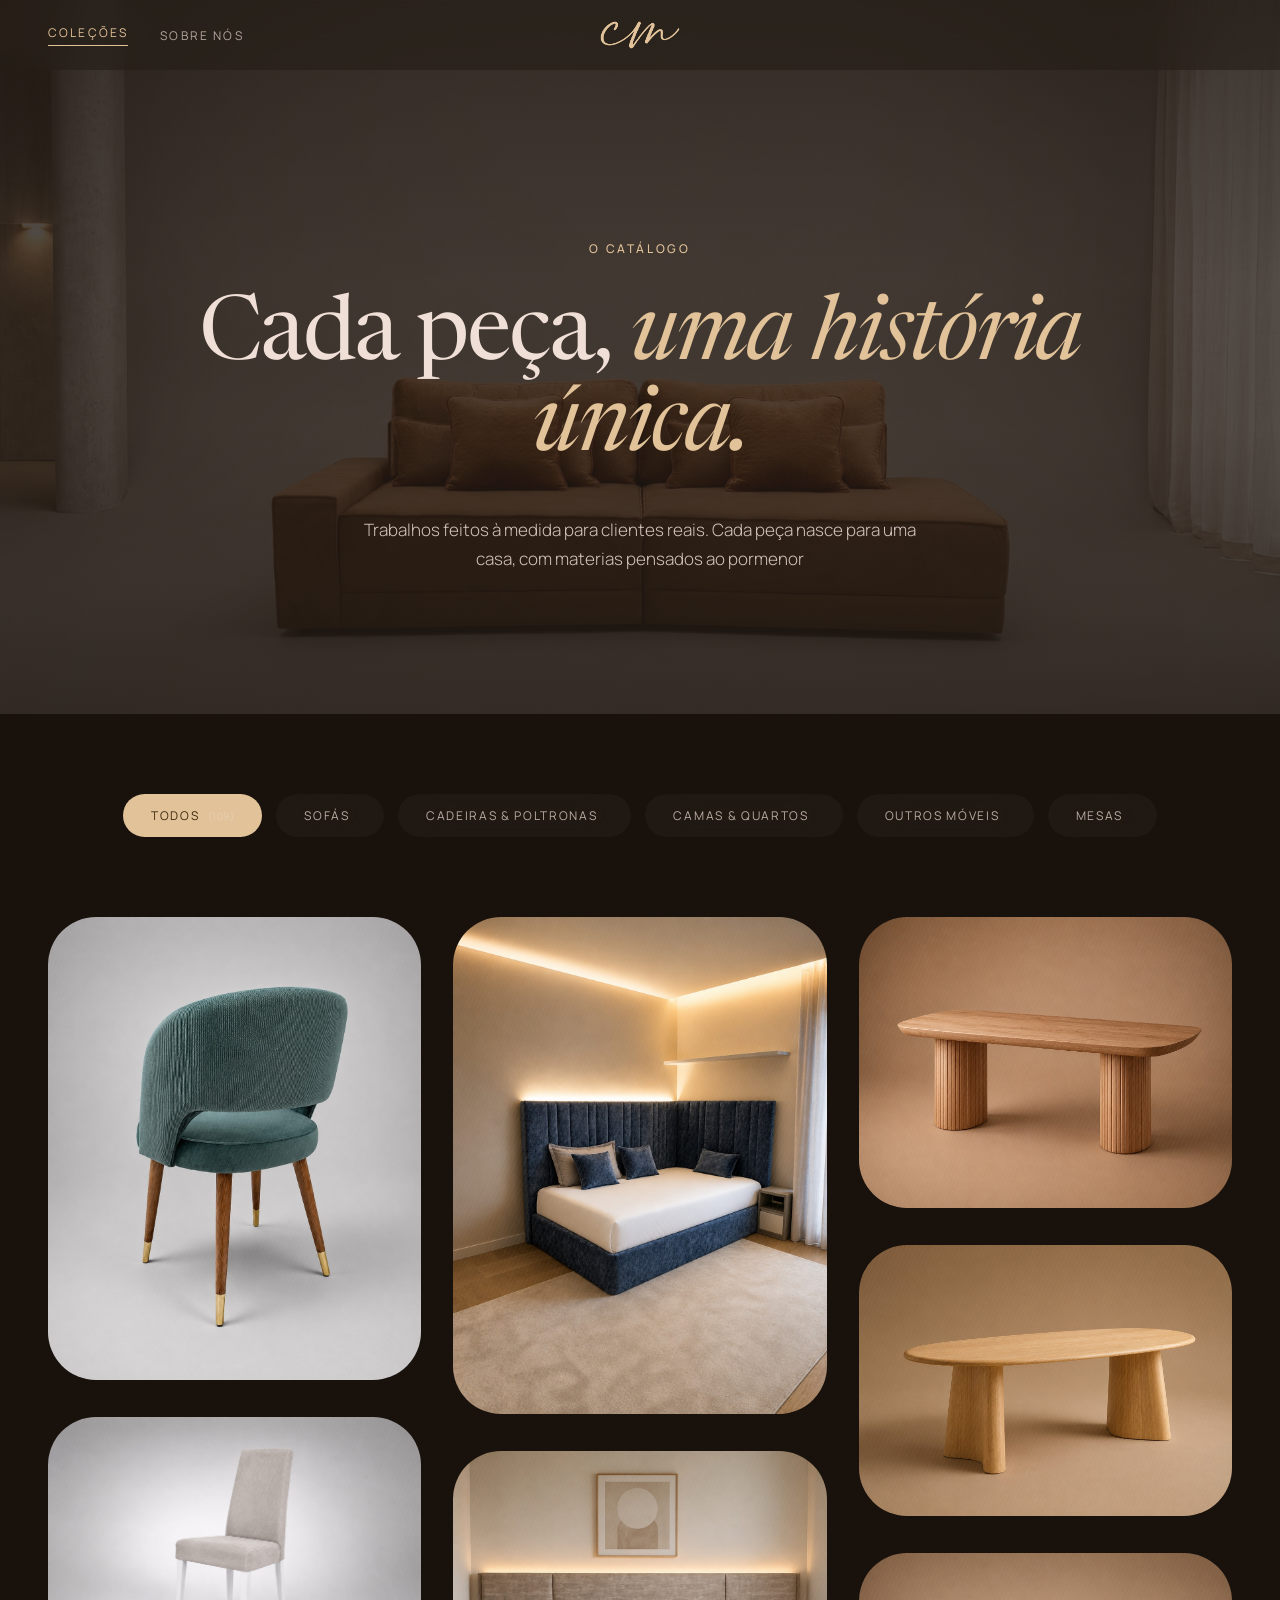
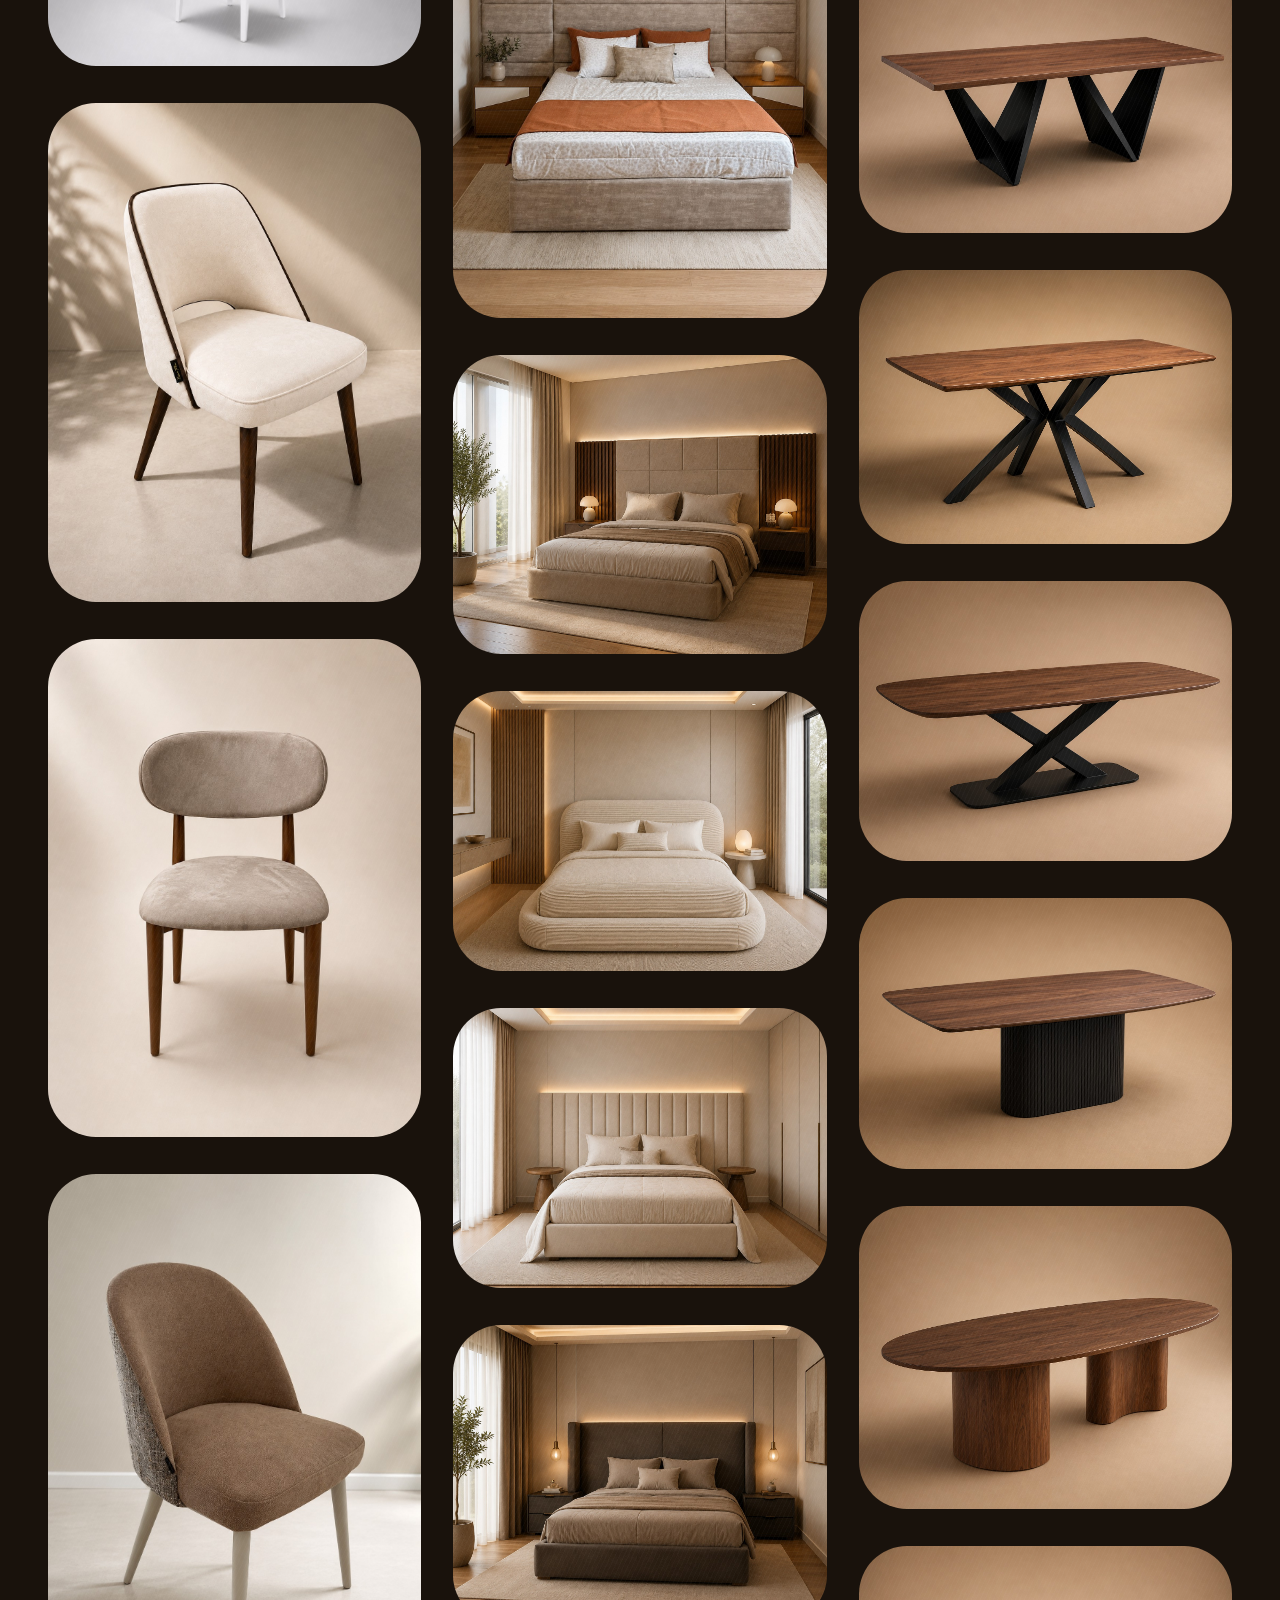
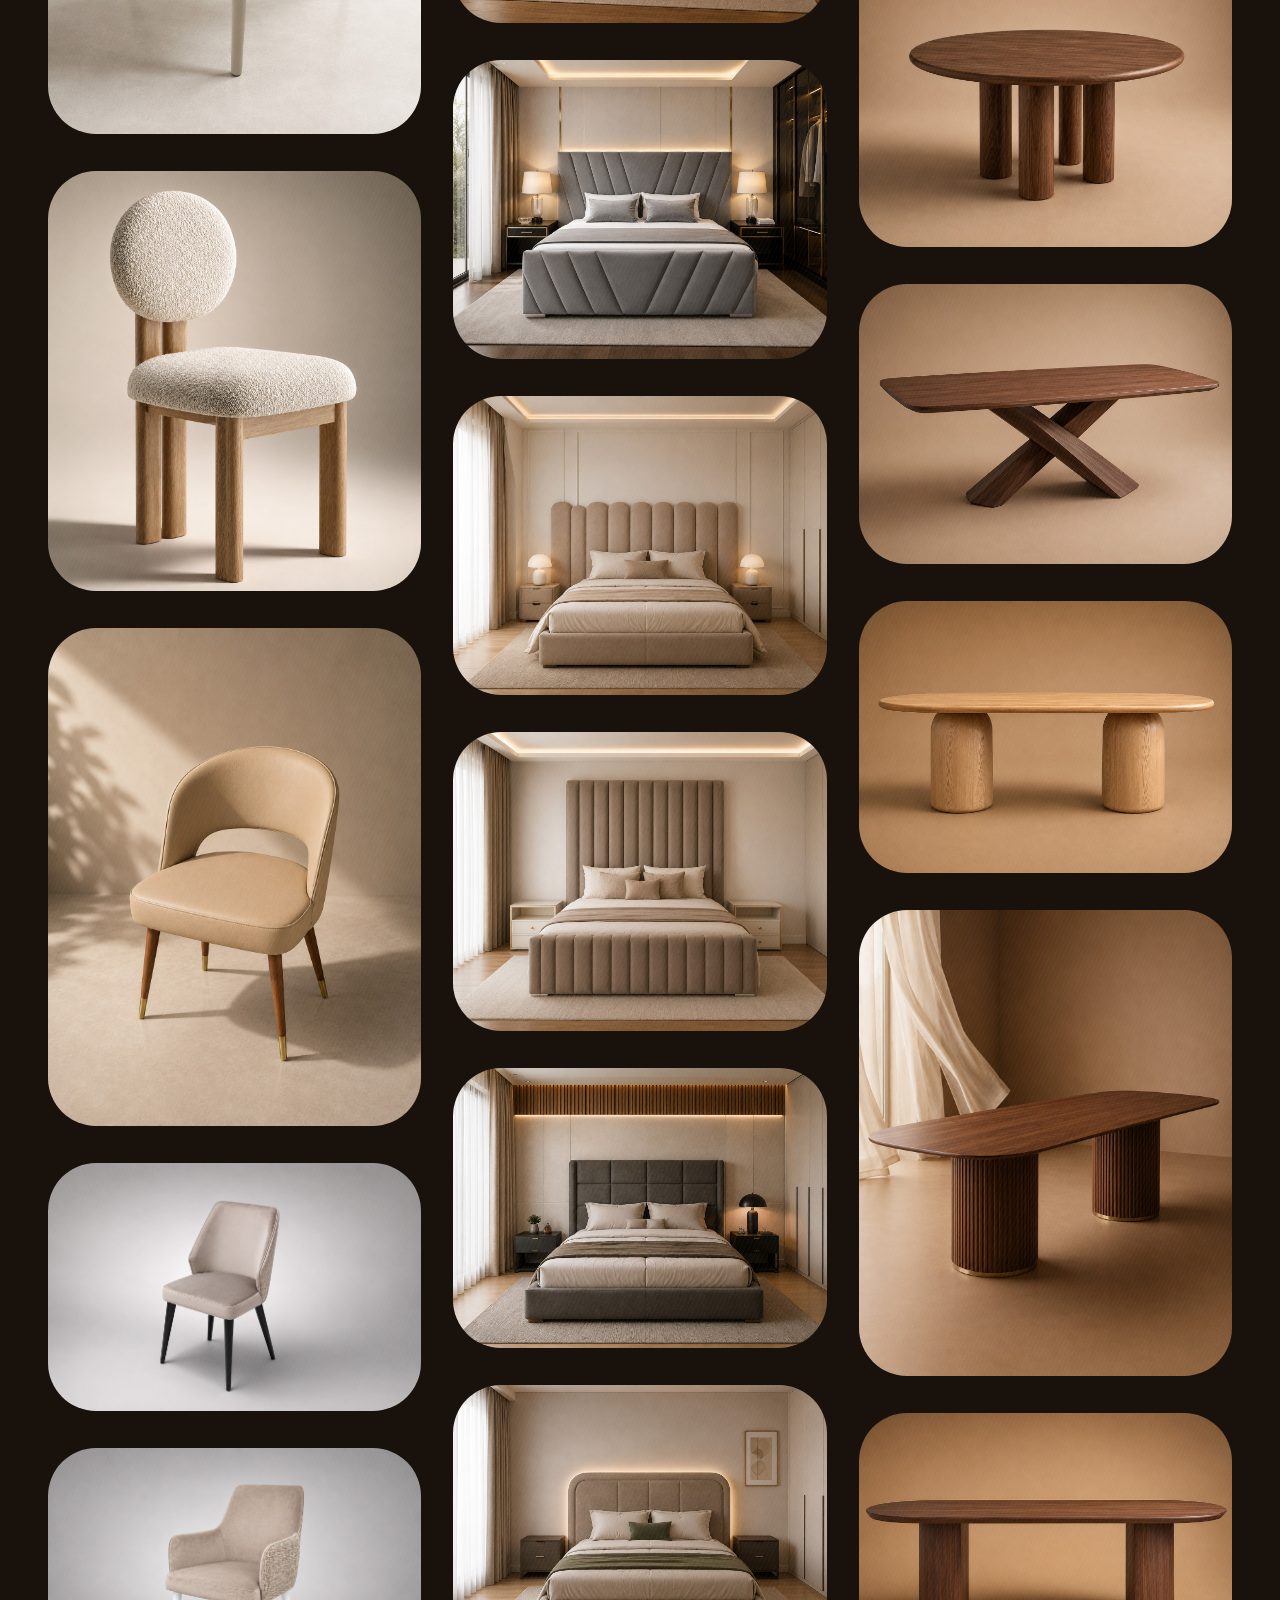
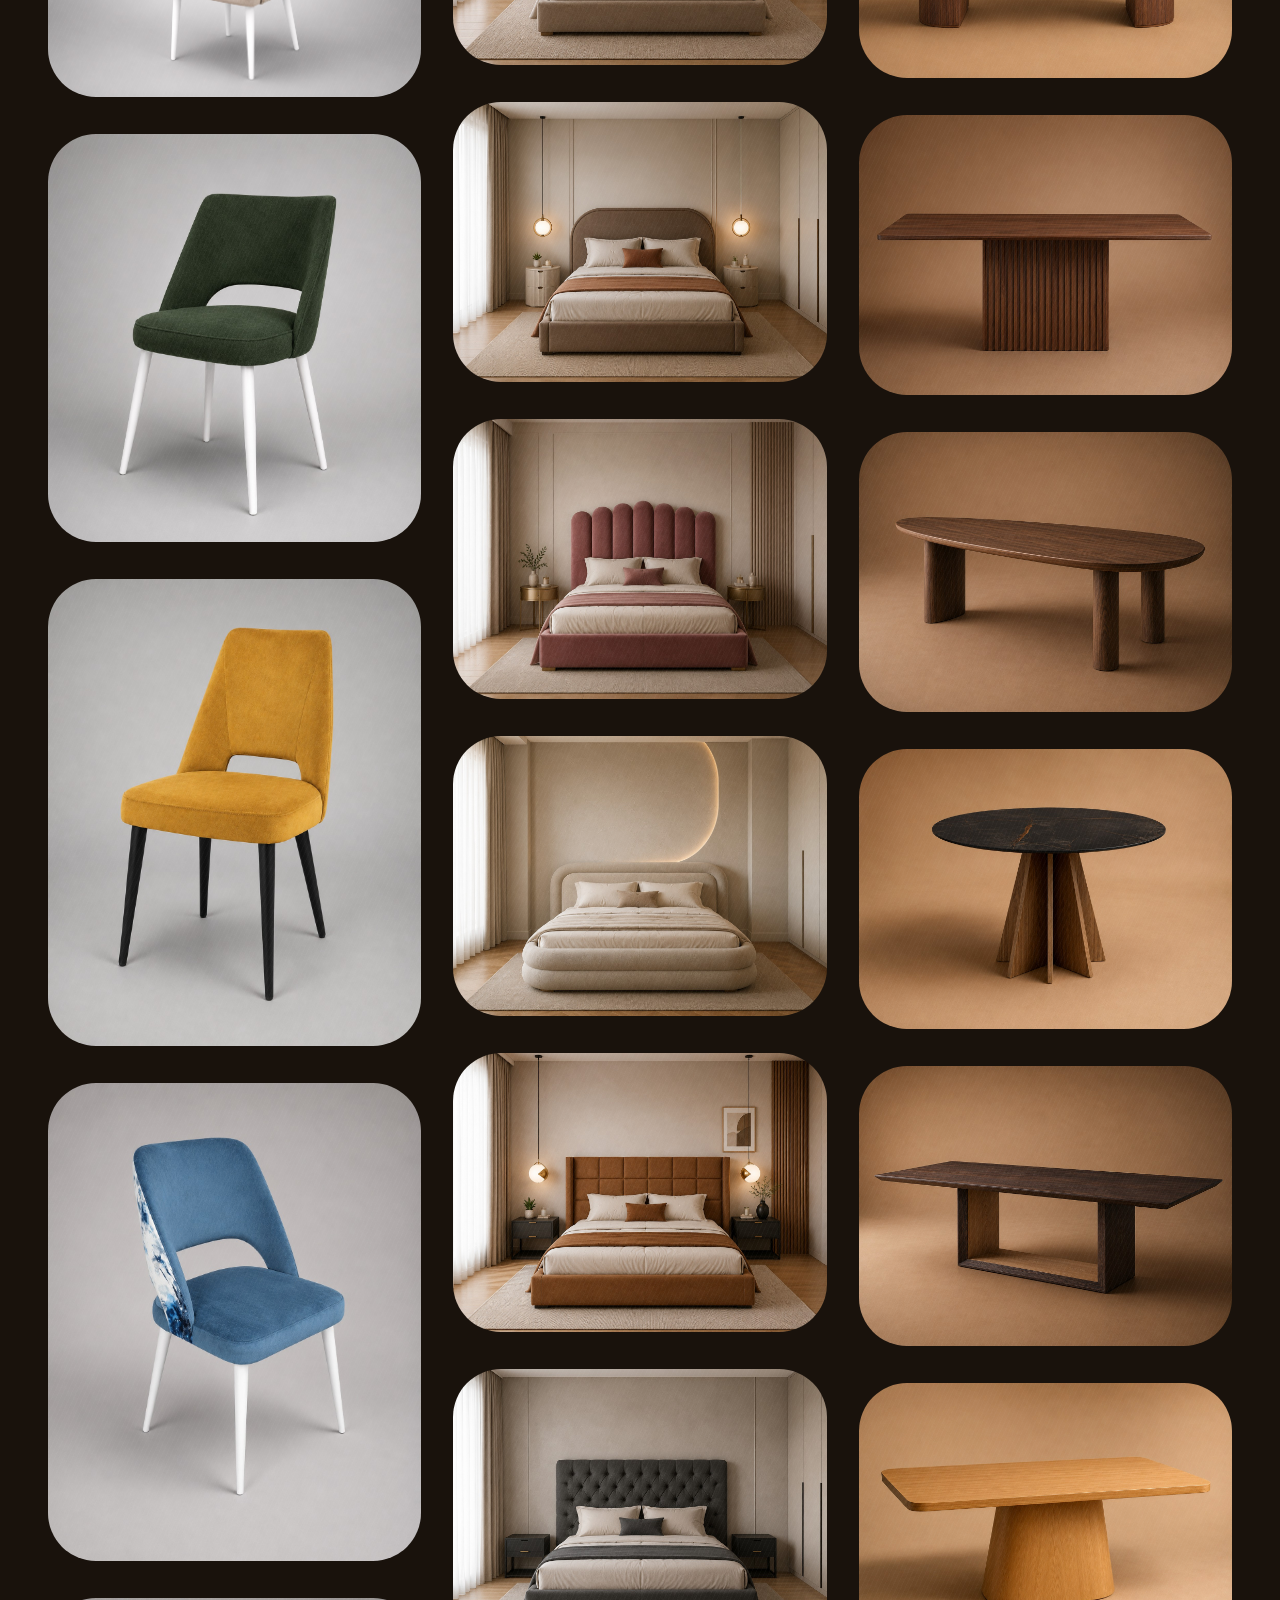
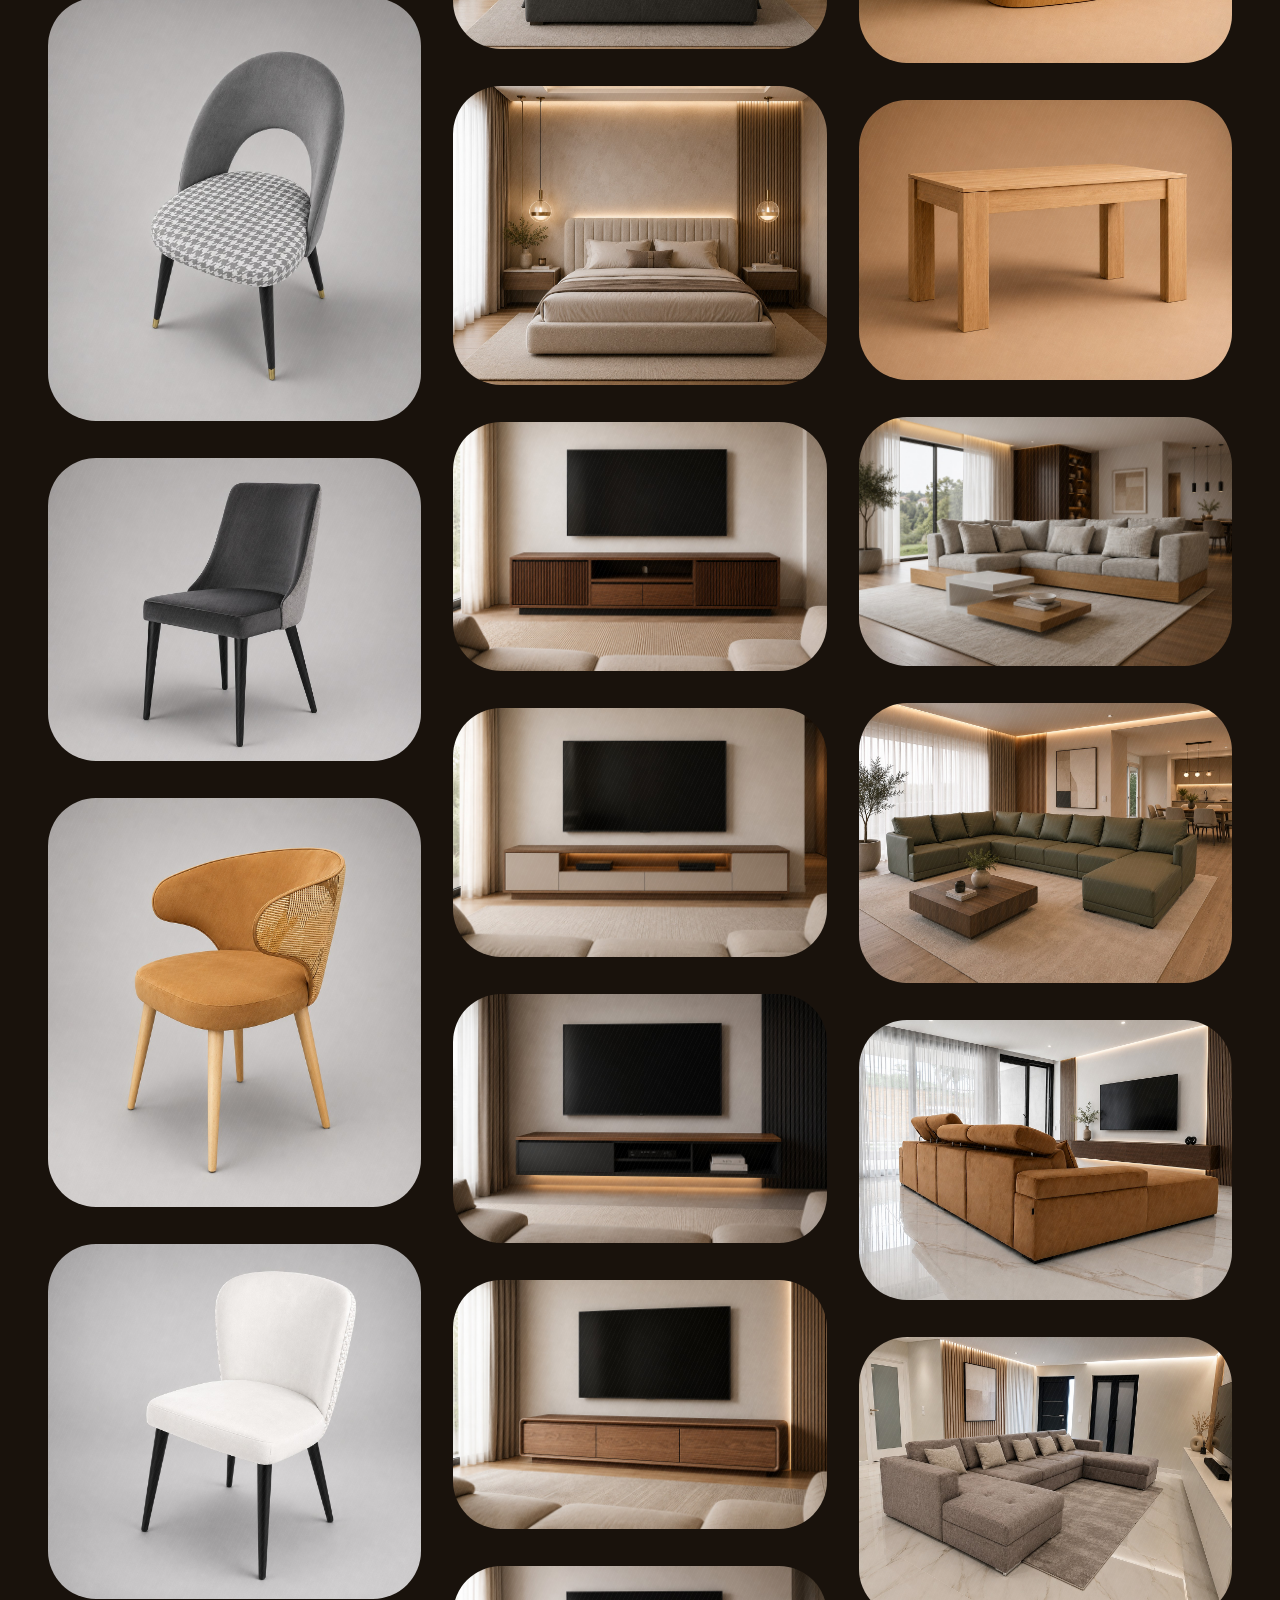
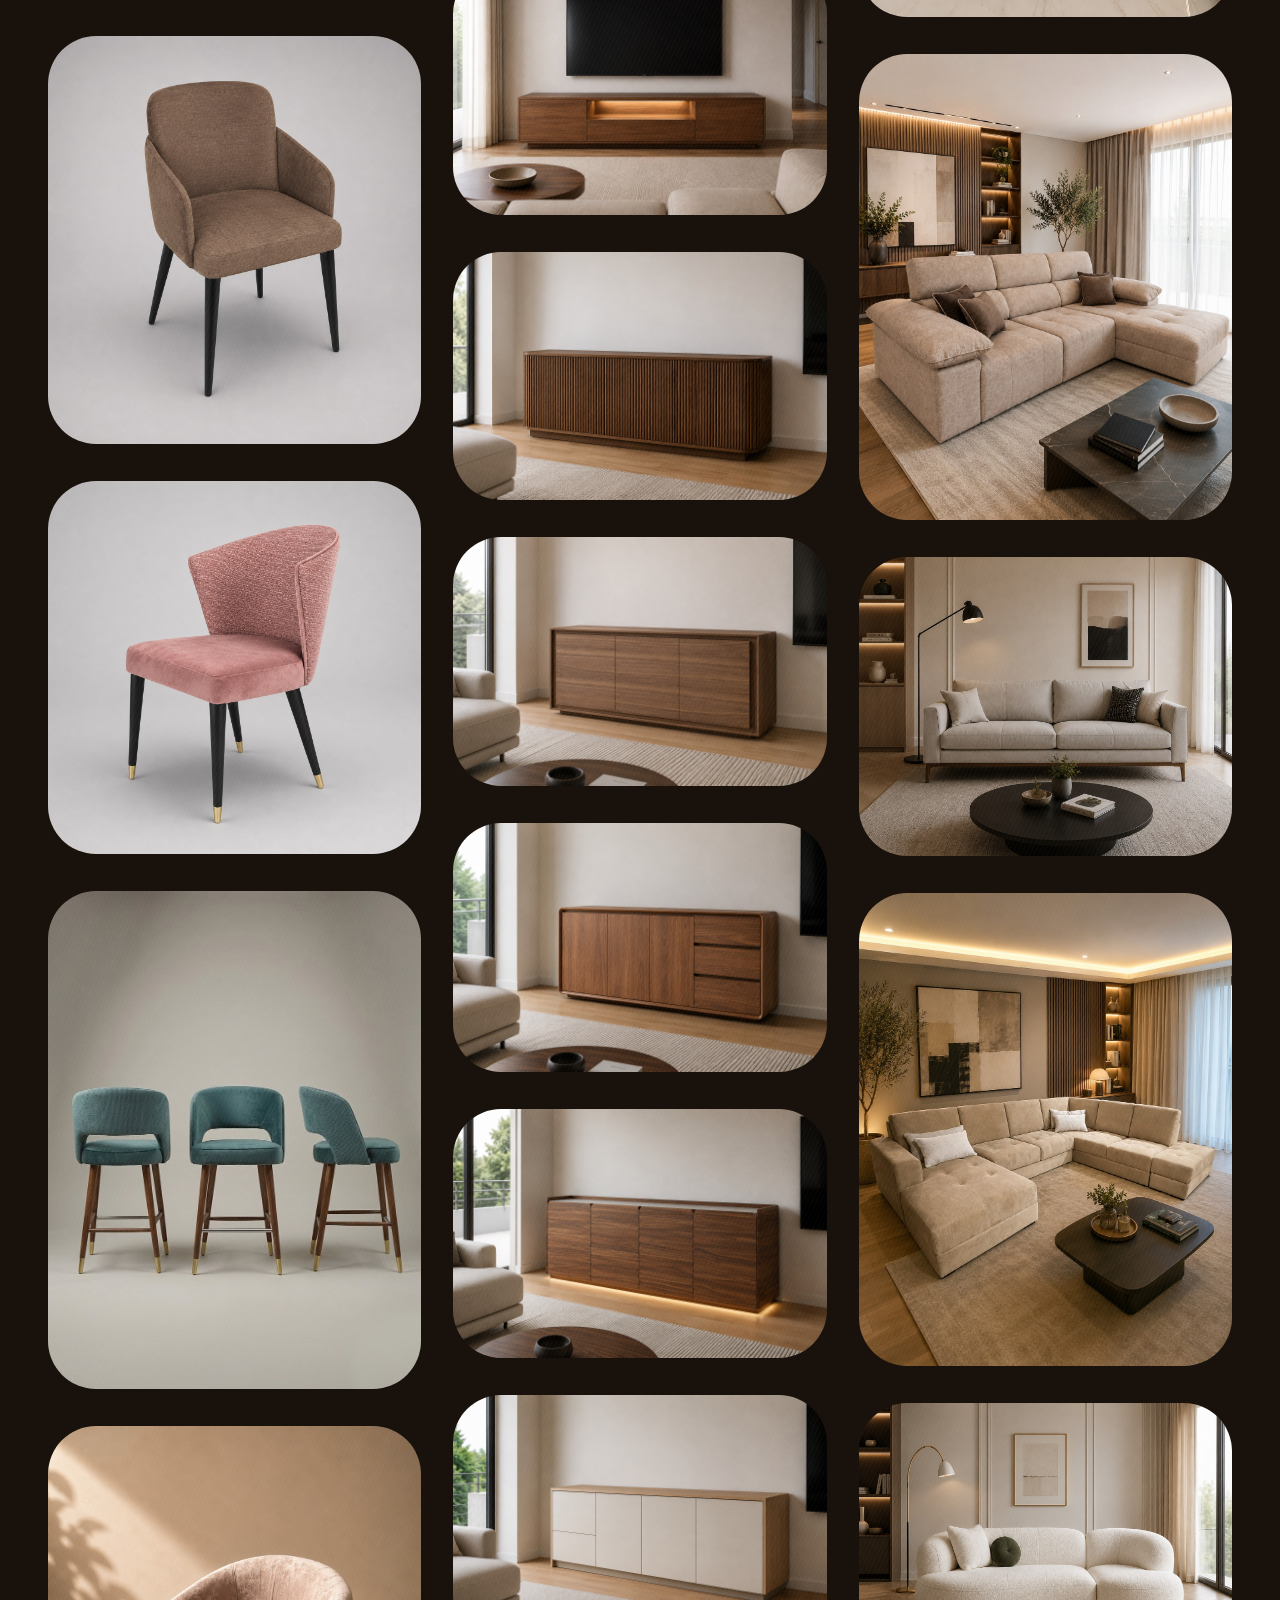
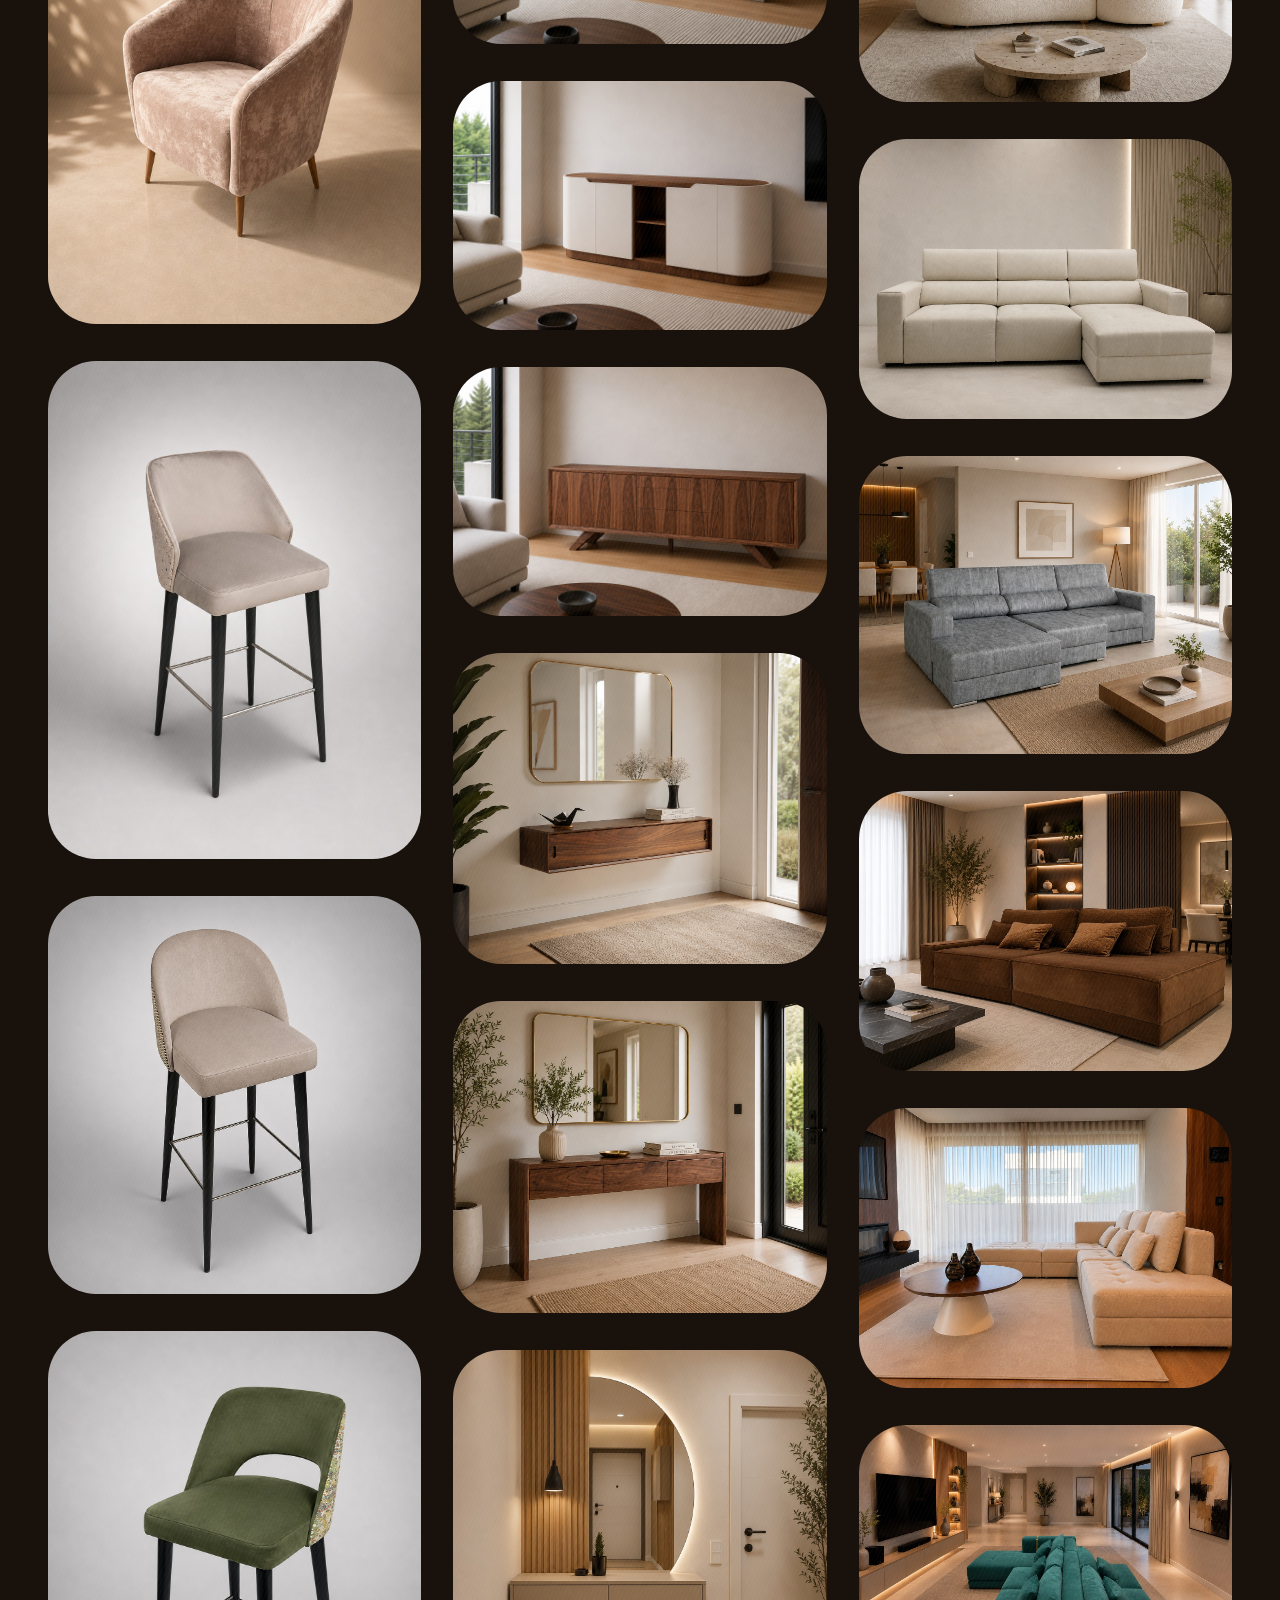
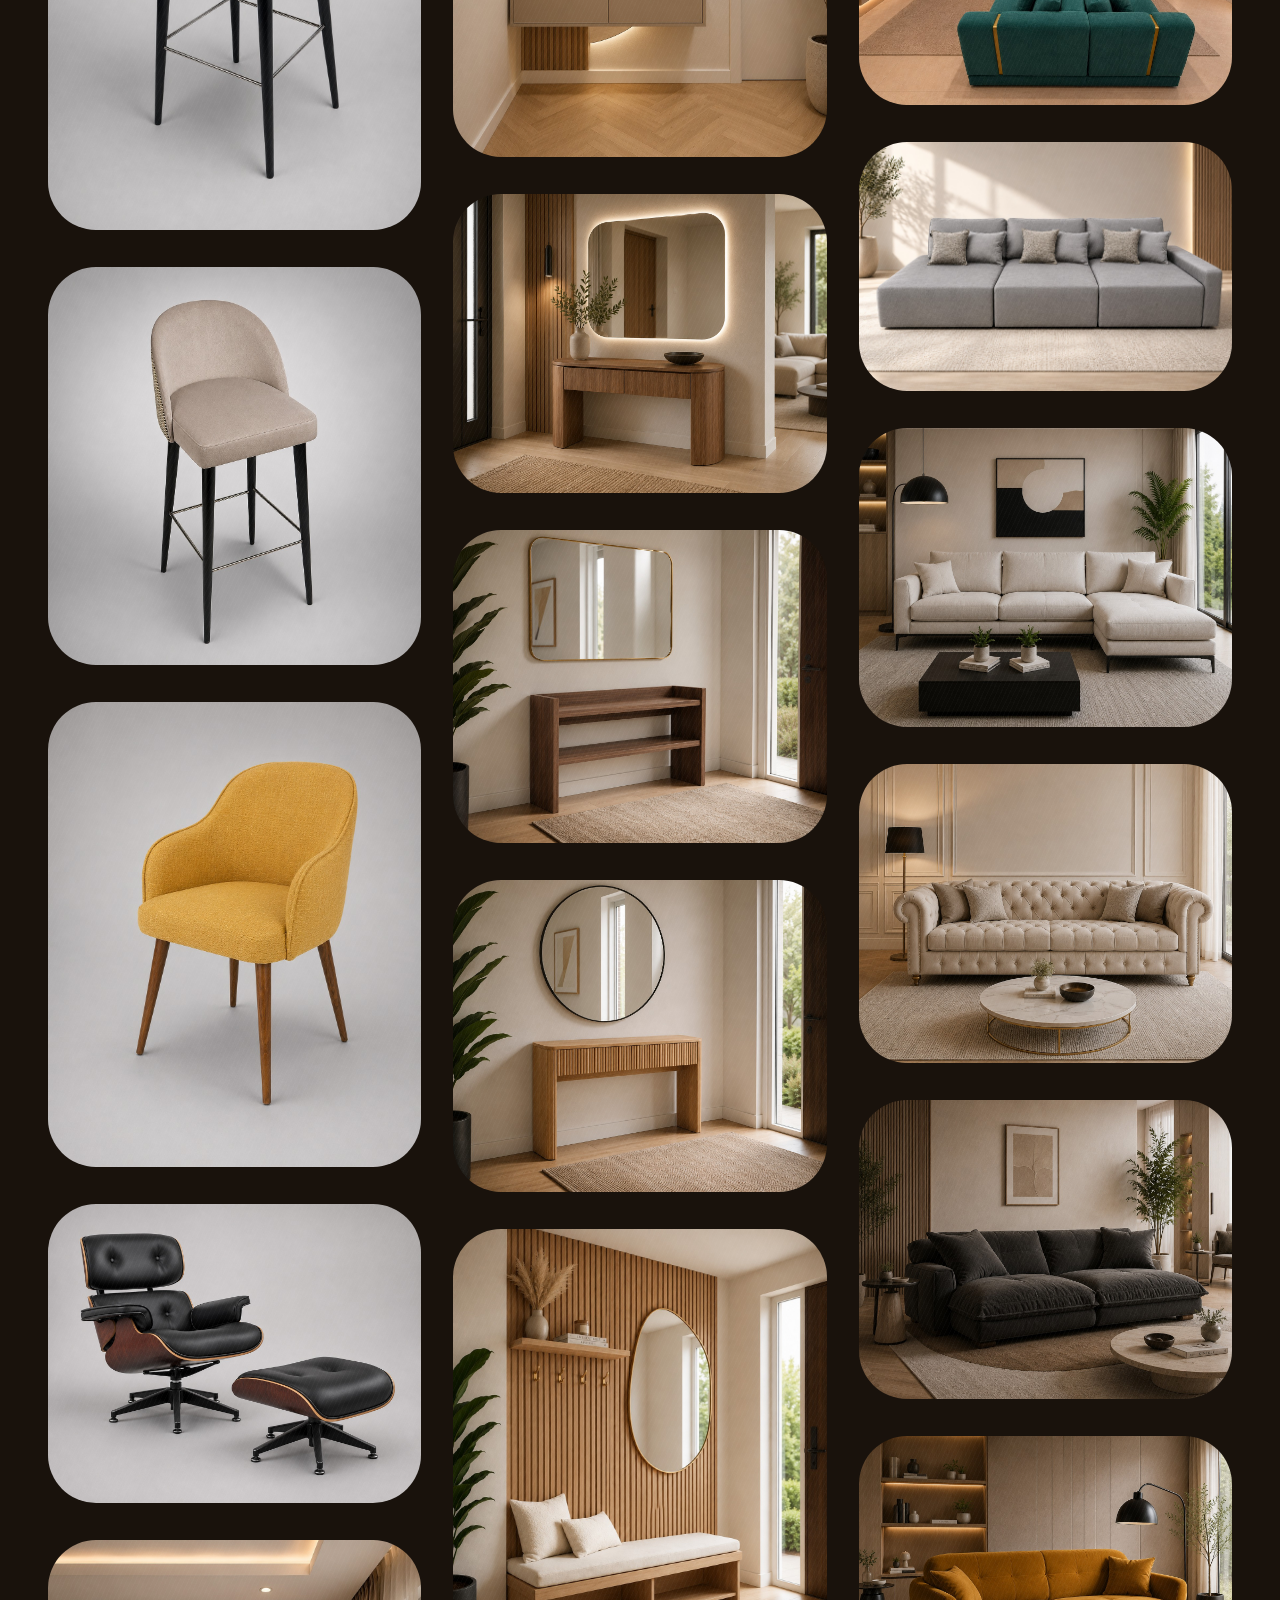
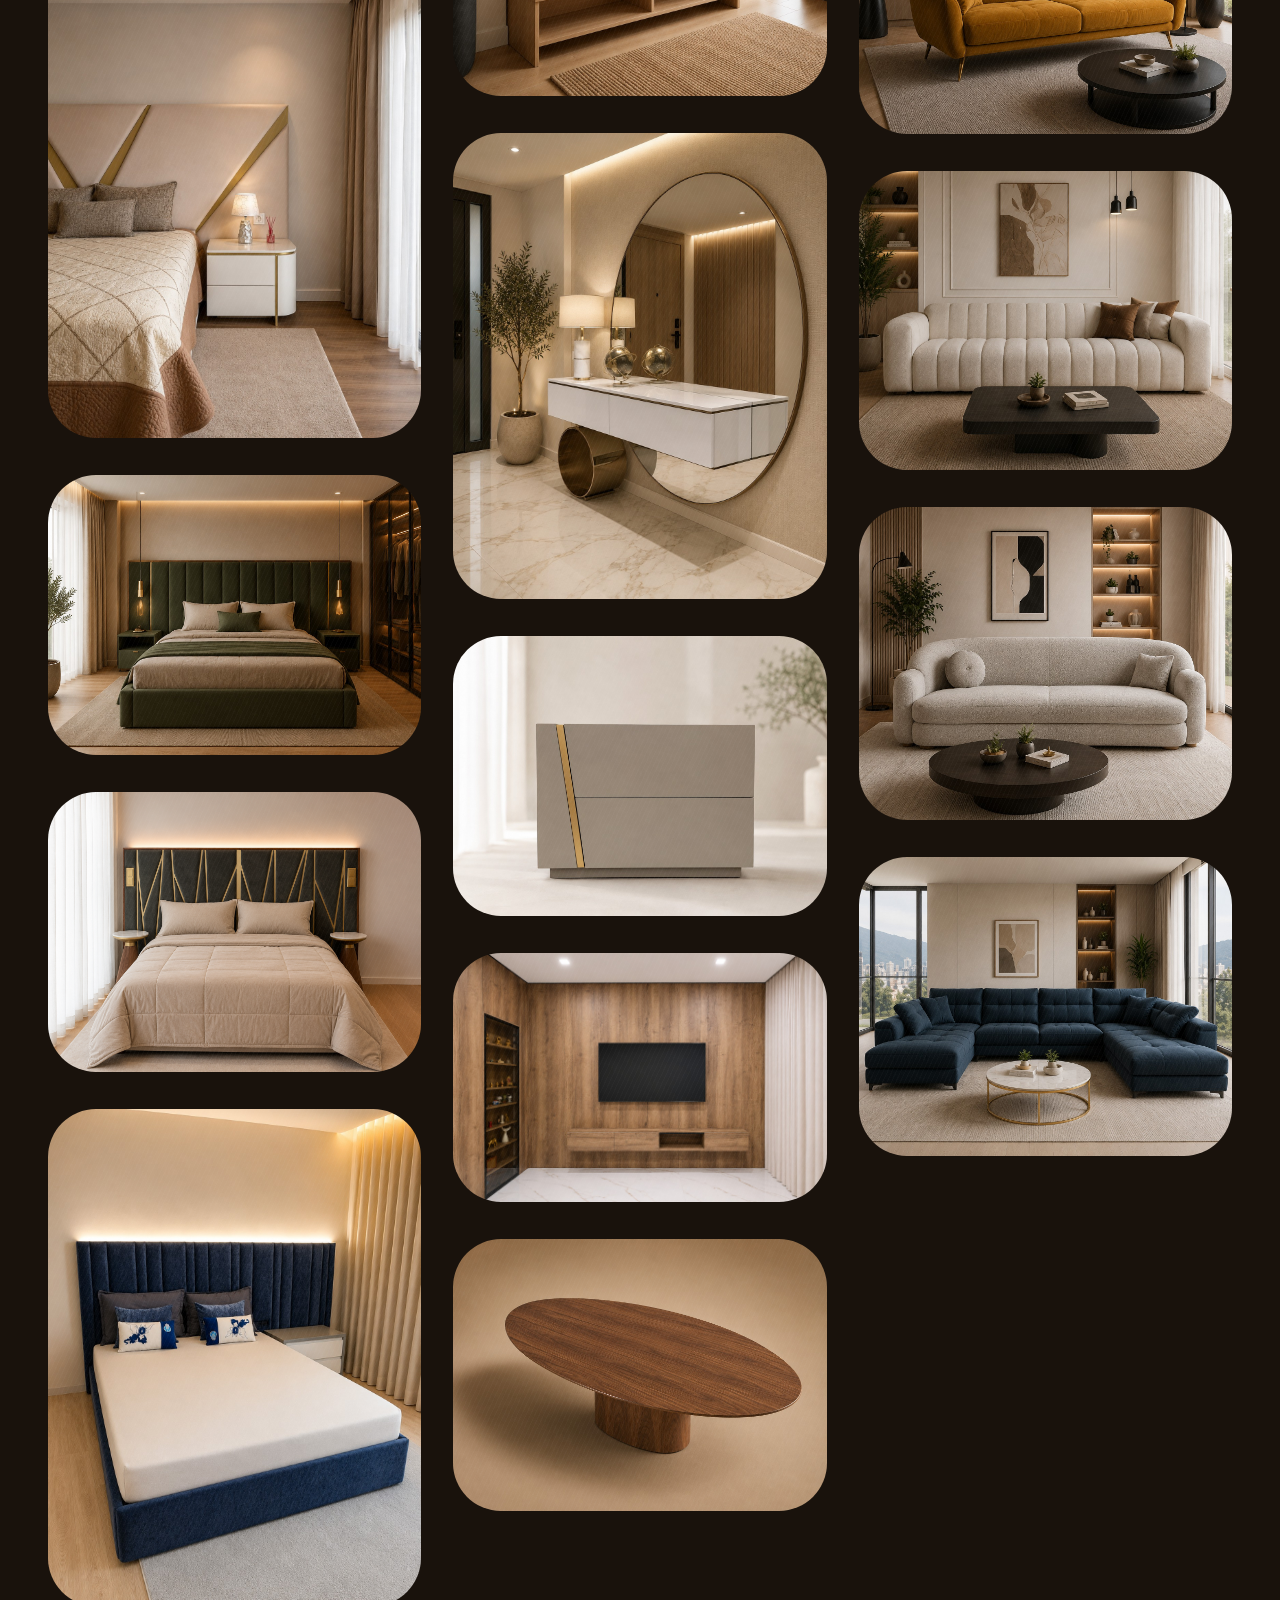
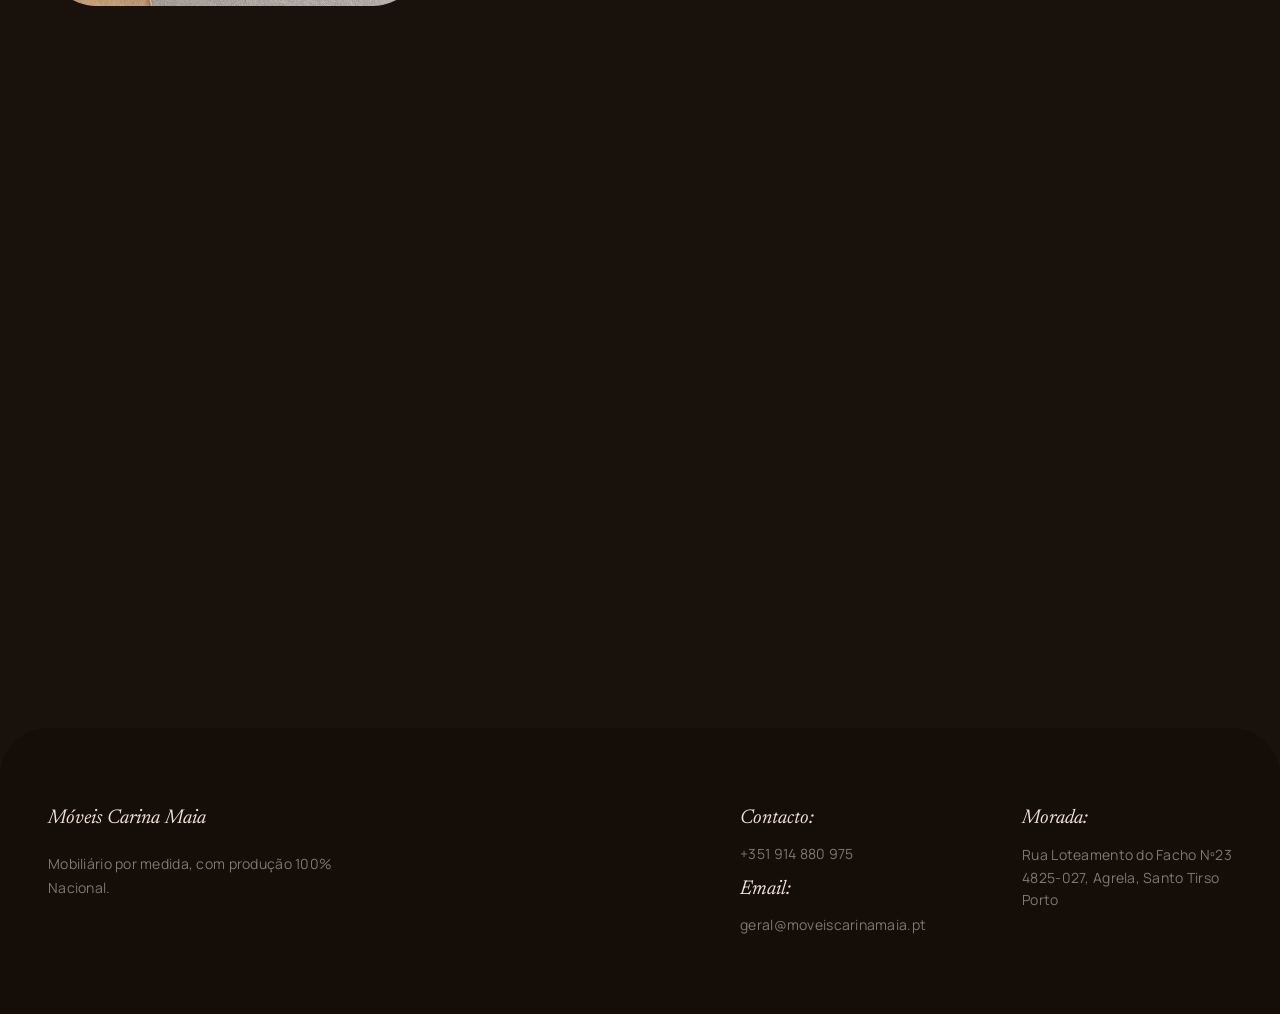
<file: colecoes.html>
<!DOCTYPE html>
<html lang="pt">
<head>
<meta charset="utf-8">
<meta name="viewport" content="width=device-width, initial-scale=1">
<title>Coleções — Móveis Carina Maia</title>
<link rel="preconnect" href="https://fonts.googleapis.com">
<link rel="preconnect" href="https://fonts.gstatic.com" crossorigin>
<link href="https://fonts.googleapis.com/css2?family=Manrope:wght@300;400;500;600&family=Newsreader:ital,opsz,wght@0,6..72,300;0,6..72,400;0,6..72,600;1,6..72,300;1,6..72,400;1,6..72,500;1,6..72,600&display=swap" rel="stylesheet">
<link rel="stylesheet" href="css/style.css">
</head>
<body>

  <!-- ===================== NAV ===================== -->
  <nav class="site-nav">
    <div class="nav-bar">
      <div class="nav-links">
        <a href="colecoes.html" class="nav-link active">COLEÇÕES</a>
        <a href="sobre-nos.html" class="nav-link">SOBRE NÓS</a>
      </div>
      <a href="index.html" class="nav-monogram">
        <img src="assets/cm-monogram.png" alt="Móveis Carina Maia" style="height:28px;width:auto;">
      </a>
      <div class="nav-right"></div>
    </div>
    <a href="index.html" class="nav-center">
      <img src="assets/cm-monogram.png" alt="Móveis Carina Maia" style="height:28px;width:auto;">
    </a>
    <button class="nav-burger" aria-label="Menu"><span></span><span></span><span></span></button>
  </nav>

  <!-- ===================== MOBILE NAV PANEL ===================== -->
  <div class="mnav-panel">
    <div class="mnav-top">
      <span class="mnav-logo">Carina Maia</span>
      <button class="mnav-close" aria-label="Fechar">×</button>
    </div>
    <nav class="mnav-links">
      <a href="colecoes.html" class="mnav-link">Coleções</a>
      <a href="sobre-nos.html" class="mnav-link">Sobre Nós</a>
    </nav>
    <a href="sobre-nos.html#fale-connosco" class="mnav-cta">Pedir Orçamento</a>
  </div>

  <!-- ===================== HERO ===================== -->
  <header class="col-hero" style="width:100%;background:#221a14;padding:240px 48px 140px;display:flex;justify-content:center;position:relative;overflow:hidden;">
    <div style="position:absolute;inset:0;z-index:0;">
      <img src="assets/hero-bg.png" alt="" style="width:100%;height:100%;object-fit:cover;opacity:0.25;mix-blend-mode:luminosity;">
    </div>
    <div style="position:absolute;inset:0;z-index:1;background:linear-gradient(to bottom,rgba(34,26,20,0.5) 0%,rgba(34,26,20,0.1) 40%,rgba(34,26,20,0.1) 60%,rgba(34,26,20,0.6) 100%);"></div>
    <div style="max-width:1100px;width:100%;text-align:center;position:relative;z-index:2;">
      <div class="reveal" style="font-size:12px;font-weight:500;letter-spacing:0.22em;color:#e1c299;text-transform:uppercase;margin-bottom:36px;">O Catálogo</div>
      <h1 class="reveal" style="font-family:'Newsreader',serif;font-weight:400;font-size:clamp(3rem,7vw,6rem);line-height:1.02;letter-spacing:-0.02em;color:#f0dfd6;margin-bottom:40px;">Cada peça, <span style="font-style:italic;color:#e1c299;">uma história única.</span></h1>
      <p class="reveal" style="font-size:17px;line-height:1.7;font-weight:300;color:#d2c4bc;max-width:560px;margin:0 auto;">Trabalhos feitos à medida para clientes reais. Cada peça nasce para uma casa, com materias pensados ao pormenor</p>
    </div>
  </header>

  <!-- ===================== FILTROS ===================== -->
  <section class="col-filter" style="width:100%;background:#19120c;padding:80px 48px 40px;">
    <div class="filter-row reveal" style="max-width:1200px;margin:0 auto;display:flex;justify-content:center;gap:14px;flex-wrap:nowrap;">
      <div class="fpill active" data-filter="todos">TODOS<span class="fcount"></span></div>
      <div class="fpill" data-filter="Sofas">SOFÁS<span class="fcount"></span></div>
      <div class="fpill" data-filter="Cadeiras_Poltronas">CADEIRAS &amp; POLTRONAS<span class="fcount"></span></div>
      <div class="fpill" data-filter="Camas_Quartos">CAMAS &amp; QUARTOS<span class="fcount"></span></div>
      <div class="fpill" data-filter="Outros_Moveis">OUTROS MÓVEIS<span class="fcount"></span></div>
      <div class="fpill" data-filter="Mesas">MESAS<span class="fcount"></span></div>
    </div>
  </section>

  <!-- ===================== GRELHA ===================== -->
  <section class="col-gridsec" style="width:100%;background:#19120c;padding:40px 48px 160px;">
    <div class="col-grid" id="colgrid"></div>
  </section>

  <!-- ===================== CTA ===================== -->
  <section class="col-cta" style="width:100%;background:#19120c;padding:80px 48px 200px;display:flex;justify-content:center;">
    <div class="reveal" style="max-width:760px;text-align:center;">
      <h2 style="font-family:'Newsreader',serif;font-weight:400;font-size:clamp(2.4rem,4.5vw,3.6rem);line-height:1.05;color:#f0dfd6;margin-bottom:28px;">Não encontrou <span style="font-style:italic;color:#e1c299;">o que procura?</span></h2>
      <p style="font-size:16px;line-height:1.7;font-weight:300;color:#d2c4bc;max-width:480px;margin:0 auto 48px;">Cada peça pode ser desenhada de raiz para o seu espaço. Diga-nos o que procura e nós damos forma à sua ideia </p>
      <a href="sobre-nos.html#fale-connosco" class="cta-pill">PEDIR ORÇAMENTO</a>
    </div>
  </section>

  <!-- ===================== FOOTER ===================== -->
  <footer class="site-footer">
    <div style="display:flex;flex-direction:column;gap:24px;">
      <div style="font-family:'Newsreader',serif;font-style:italic;font-size:20px;color:#f0dfd6;">Móveis Carina Maia</div>
      <p style="font-size:14px;letter-spacing:0.02em;line-height:1.7;color:rgba(240,223,214,0.5);max-width:320px;">Mobiliário por medida, com produção 100% Nacional.</p>
    </div>
    <div class="f-cols">
      <div style="display:flex;flex-direction:column;gap:16px;">
        <span style="font-family:'Newsreader',serif;font-style:italic;font-size:20px;color:#f0dfd6;">Contacto:</span>
        <a href="tel:+351914880975" class="footer-link">+351 914 880 975</a>
        <span style="font-family:'Newsreader',serif;font-style:italic;font-size:20px;color:#f0dfd6;">Email:</span>
        <a href="mailto:geral@moveiscarinamaia.pt" class="footer-link">geral@moveiscarinamaia.pt</a>
      </div>
      <div style="display:flex;flex-direction:column;gap:16px;">
        <span style="font-family:'Newsreader',serif;font-style:italic;font-size:20px;color:#f0dfd6;">Morada:</span>
        <div style="color:rgba(240,223,214,0.5);font-size:14px;letter-spacing:0.02em;line-height:1.6;">Rua Loteamento do Facho Nº23<br>4825-027, Agrela, Santo Tirso<br>Porto</div>
      </div>
    </div>
  </footer>

  <!-- ===================== LIGHTBOX ===================== -->
  <div id="lbx" role="dialog" aria-modal="true" aria-label="Visualizador de peça">
    <div id="lbx-bg"></div>
    <button id="lbx-close" aria-label="Fechar visualizador">✕</button>
    <div id="lbx-inner">
      <div id="lbx-stage">
        <div id="lbx-main">
          <button class="lbx-arr" id="lbx-prev" aria-label="Ângulo anterior">
            <svg width="18" height="18" viewBox="0 0 18 18" fill="none"><path d="M11 3L5 9L11 15" stroke="#e1c299" stroke-width="1.4" stroke-linecap="round" stroke-linejoin="round"></path></svg>
          </button>
          <div id="lbx-img-wrap">
            <img id="lbx-img" alt="">
            <video id="lbx-video" controls playsinline preload="metadata" style="display:none;max-width:100%;max-height:100%;width:auto;height:auto;border-radius:1.25rem;box-shadow:0 40px 120px rgba(0,0,0,0.55);"></video>
          </div>
          <button class="lbx-arr" id="lbx-next" aria-label="Próximo ângulo">
            <svg width="18" height="18" viewBox="0 0 18 18" fill="none"><path d="M7 3L13 9L7 15" stroke="#e1c299" stroke-width="1.4" stroke-linecap="round" stroke-linejoin="round"></path></svg>
          </button>
        </div>
        <div id="lbx-thumbs-wrap">
          <div id="lbx-thumbs"></div>
        </div>
      </div>
      <aside id="lbx-side">
        <div id="lbx-info">
          <div id="lbx-badge"></div>
          <div id="lbx-name"></div>
          <div id="lbx-desc"></div>
          <ul id="lbx-spec-list" class="lbx-spec-list" aria-label="Especificações do produto" style="display:none;"></ul>

          <div class="lbx-personalizacao" aria-live="polite">
            <button id="lbx-personalizacao-toggle" class="lbx-personalizacao-toggle" type="button" aria-expanded="false">
              <span>PERSONALIZAÇÃO</span>
              <span class="lbx-personalizacao-icon">+</span>
            </button>
            <div id="lbx-personalizacao-panel" class="lbx-personalizacao-panel" hidden>
              <p>Todos os produtos em exibição podem ser personalizáveis. Pelo que poderá solicitar o apoio através dos nossos contactos.</p>
              <ul>
                <li>Tamanho</li>
                <li>Estofos (tecidos e peles)</li>
                <li id="lbx-material-item">Materiais (Madeiras, mármores e metais)</li>
              </ul>
            </div>
          </div>
        </div>
        <div id="lbx-dots"></div>
      </aside>
    </div>
  </div>

<script src="js/common.js"></script>
<script src="js/reveal.js"></script>
<script src="js/colecoes.js"></script>
</body>
</html>
</file>
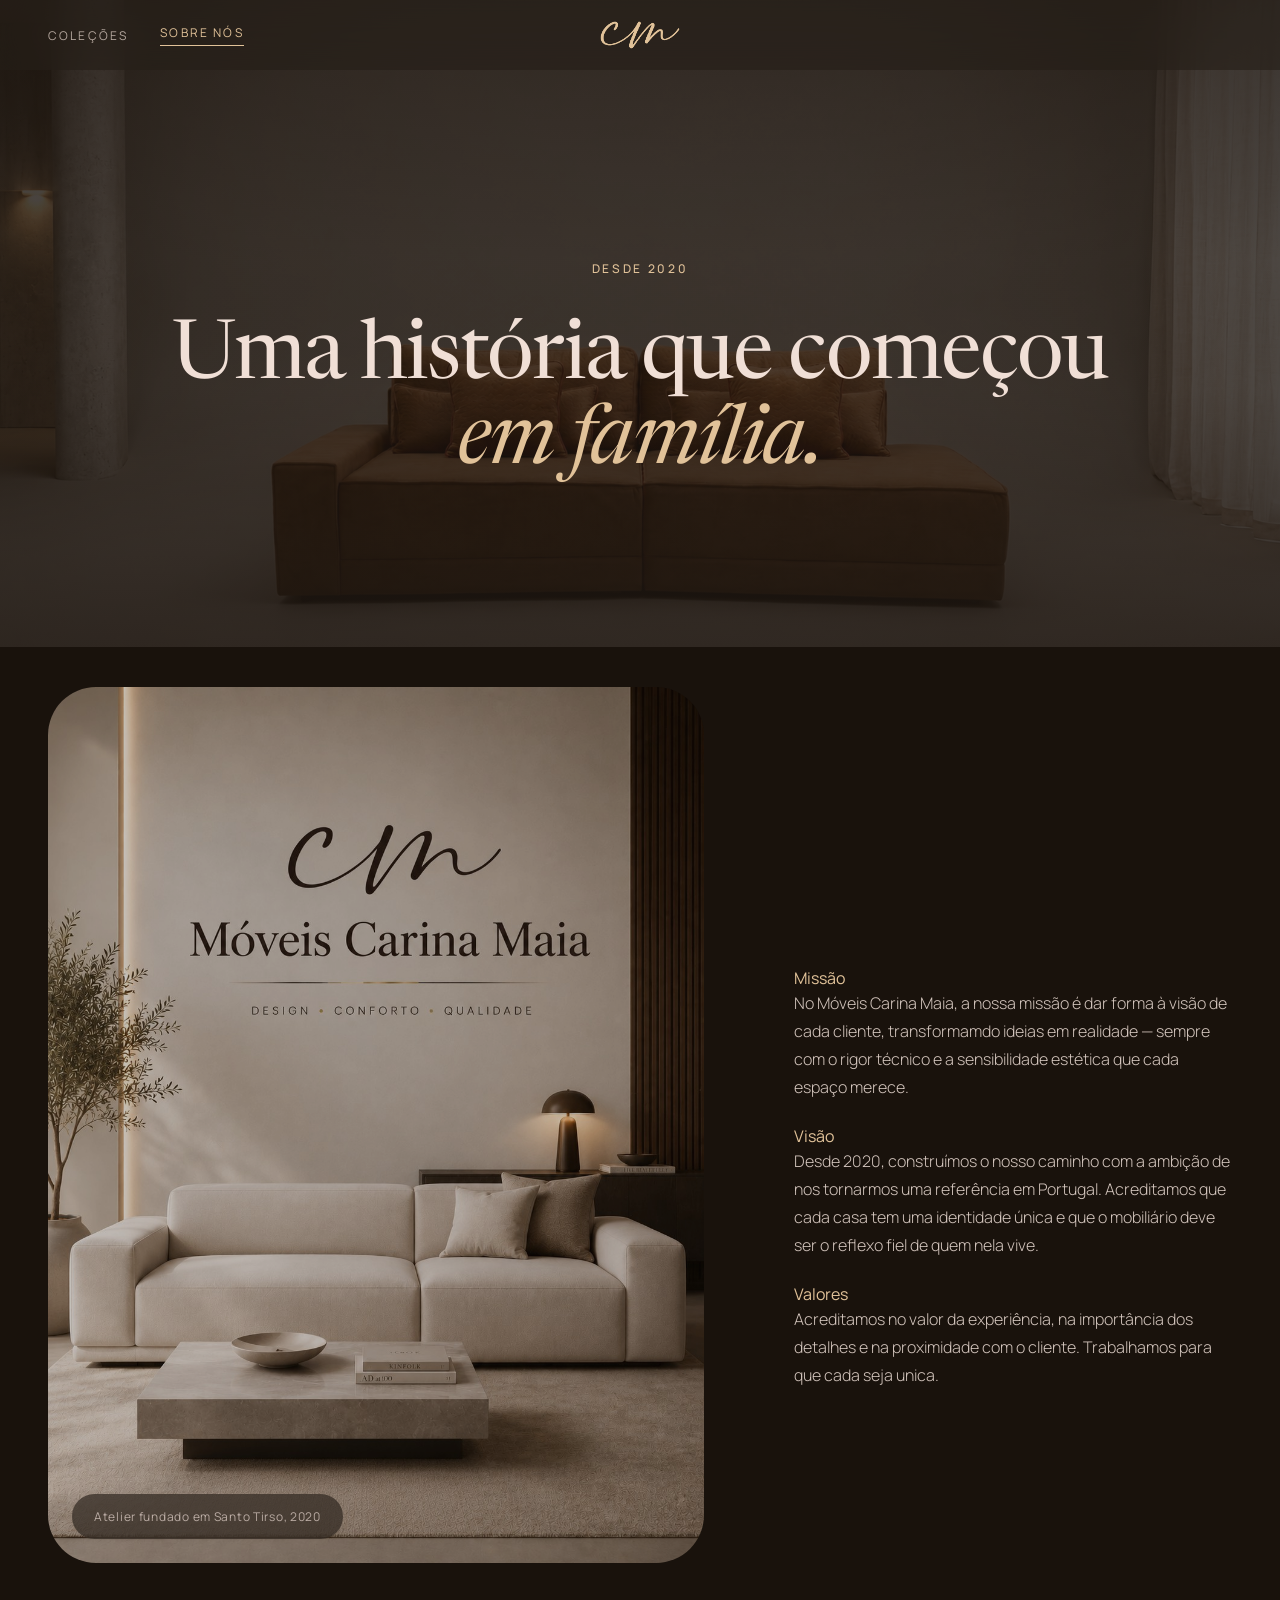
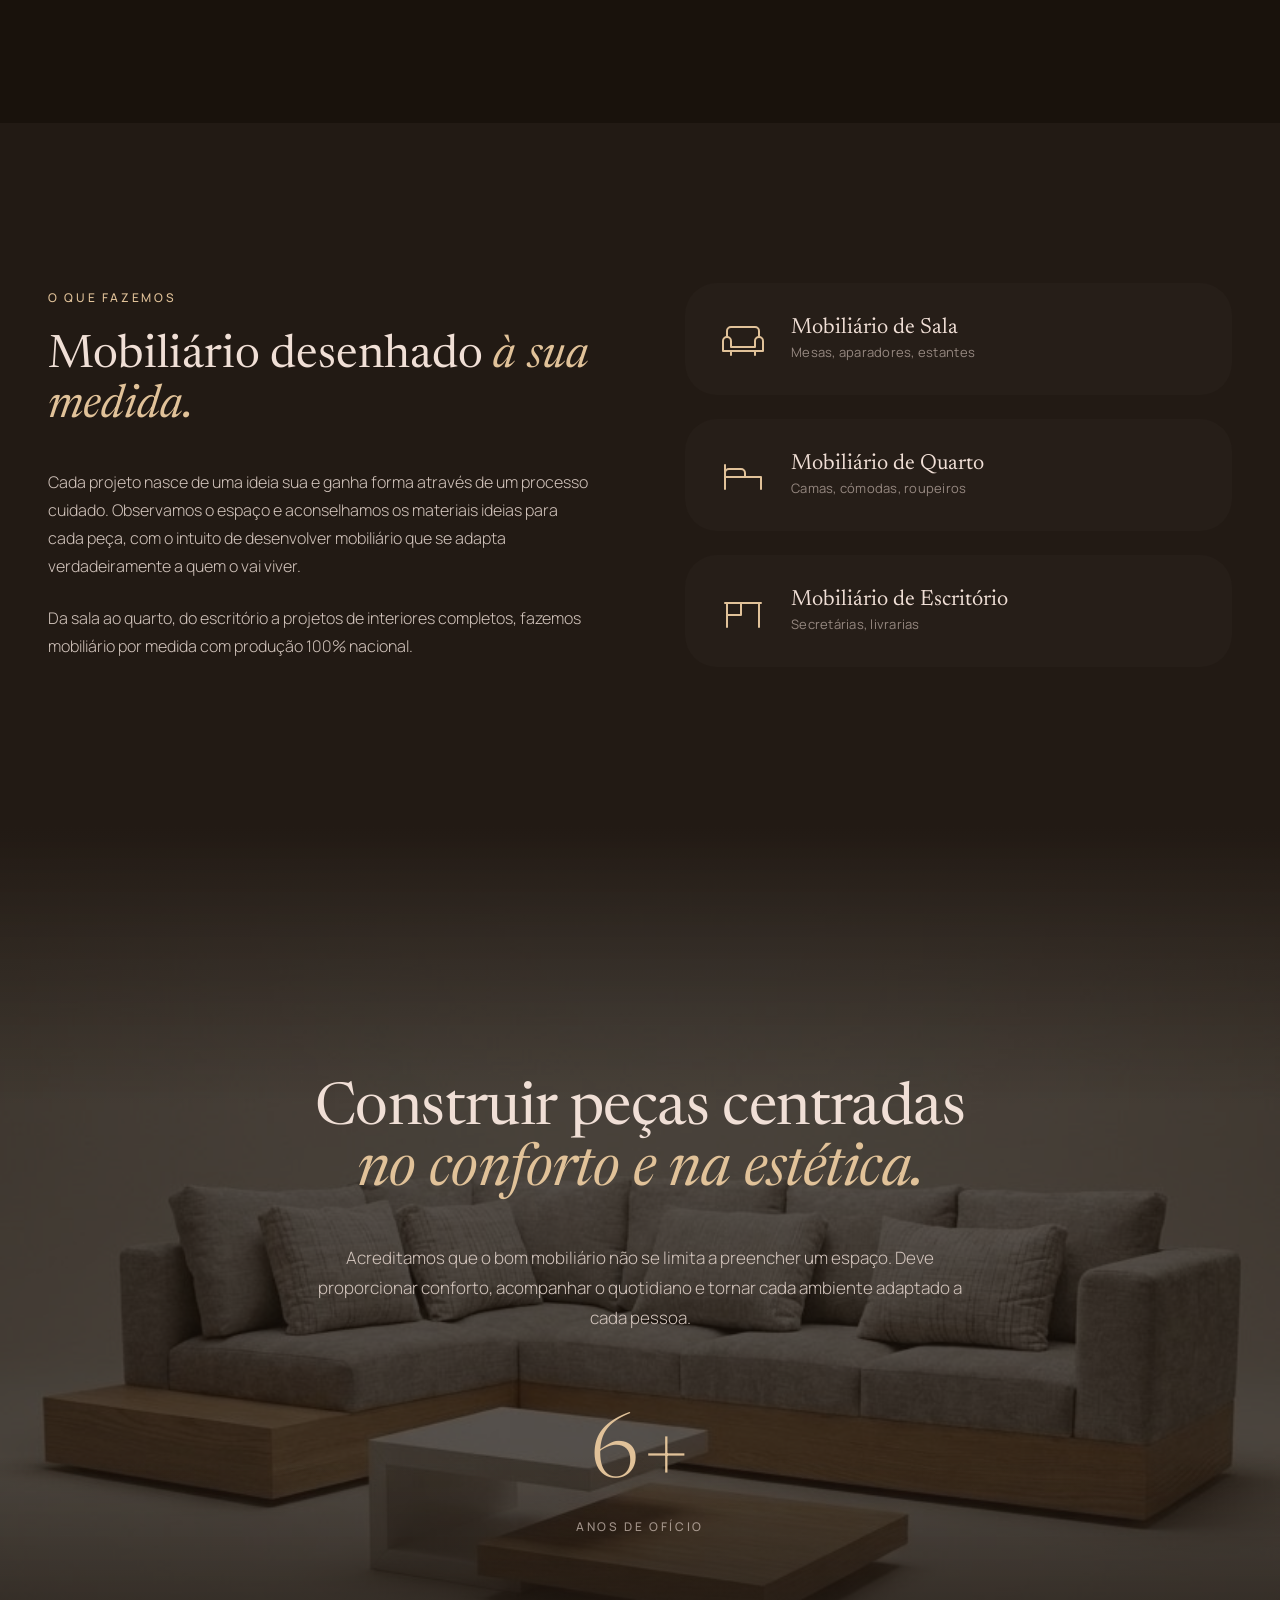
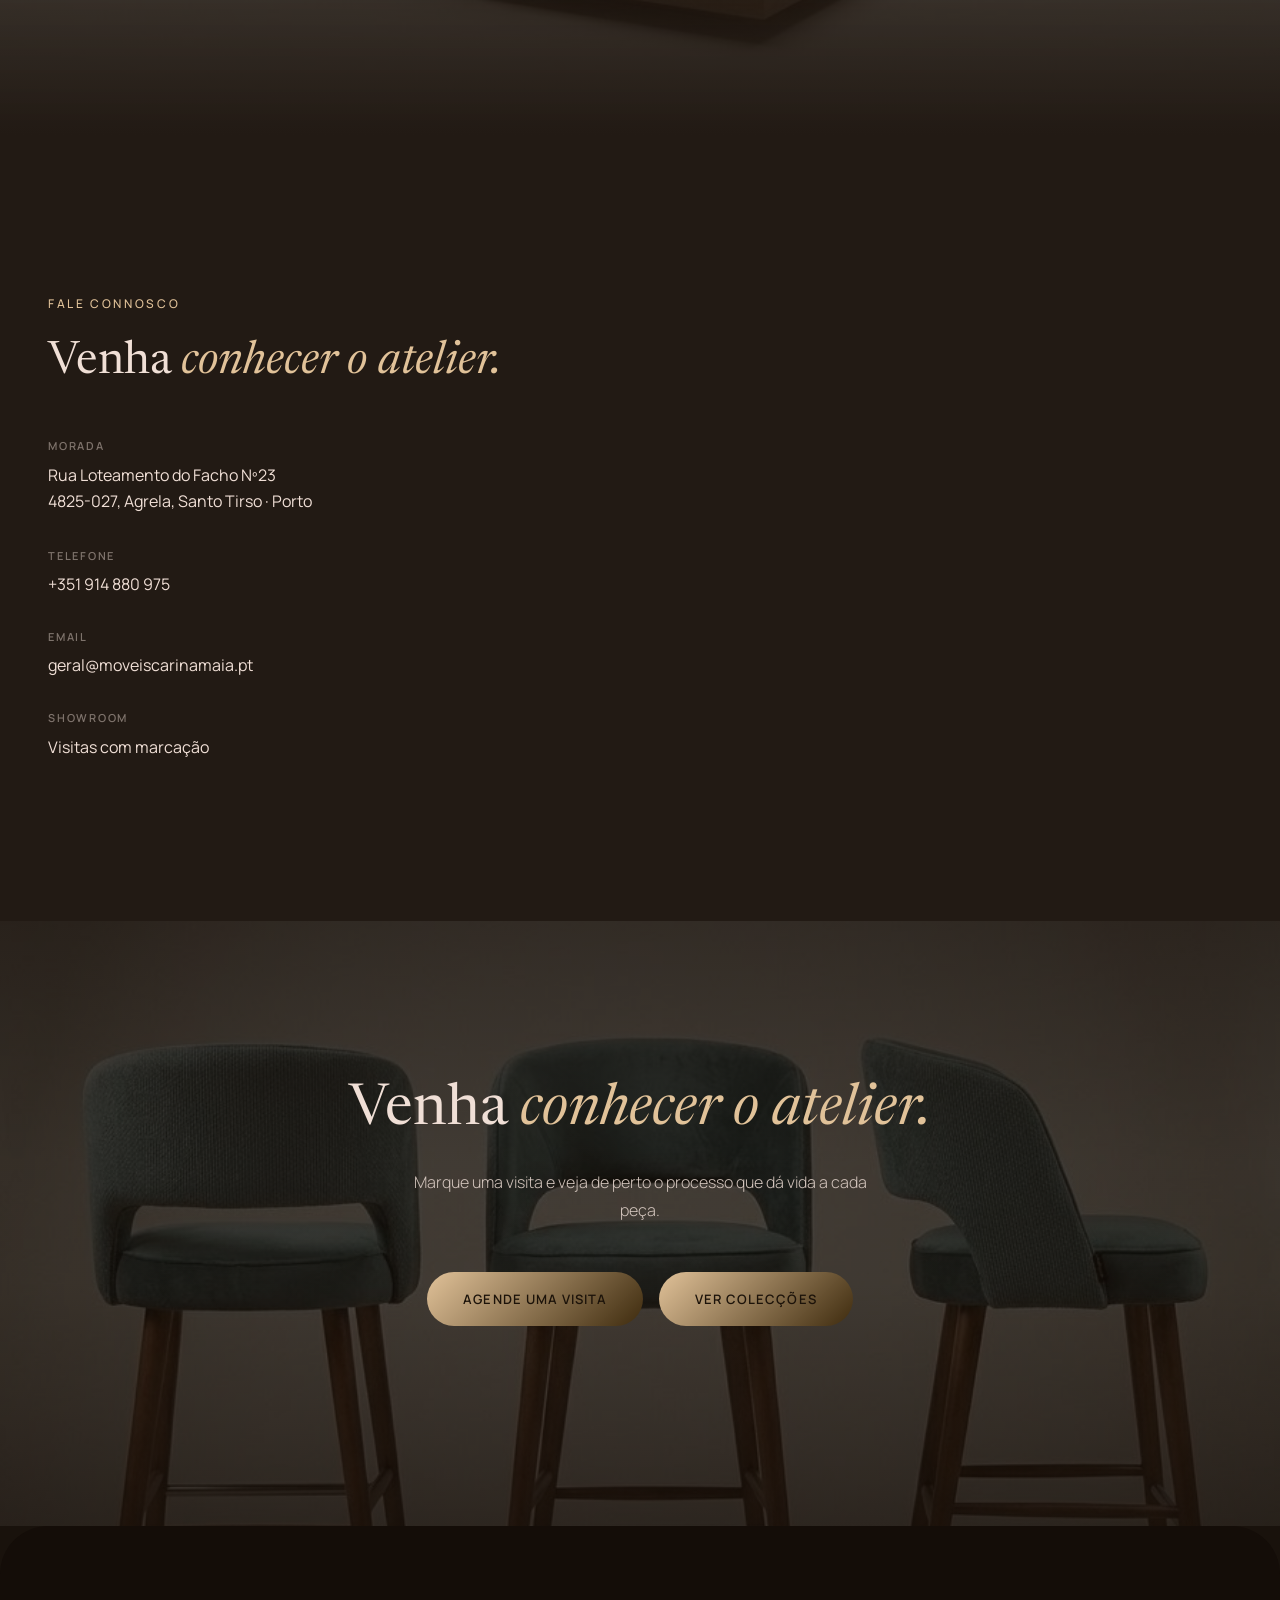
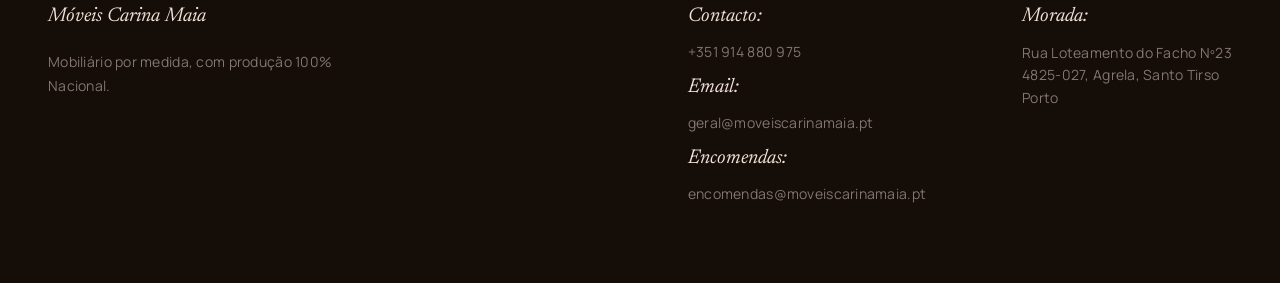
<file: sobre-nos.html>
<!DOCTYPE html>
<html lang="pt">
<head>
<meta charset="utf-8">
<meta name="viewport" content="width=device-width, initial-scale=1">
<title>Sobre Nós — Móveis Carina Maia</title>
<link rel="preconnect" href="https://fonts.googleapis.com">
<link rel="preconnect" href="https://fonts.gstatic.com" crossorigin>
<link href="https://fonts.googleapis.com/css2?family=Manrope:wght@300;400;500;600&family=Newsreader:ital,opsz,wght@0,6..72,300;0,6..72,400;0,6..72,600;1,6..72,300;1,6..72,400;1,6..72,500;1,6..72,600&display=swap" rel="stylesheet">
<link rel="stylesheet" href="css/style.css">
</head>
<body>

  <!-- ===================== NAV ===================== -->
  <nav class="site-nav">
    <div class="nav-bar">
      <div class="nav-links">
        <a href="colecoes.html" class="nav-link">COLEÇÕES</a>
        <a href="sobre-nos.html" class="nav-link active">SOBRE NÓS</a>
      </div>
      <a href="index.html" class="nav-monogram">
        <img src="assets/cm-monogram.png" alt="Móveis Carina Maia" style="height:28px;width:auto;">
      </a>
      <div class="nav-right"></div>
    </div>
    <a href="index.html" class="nav-center">
      <img src="assets/cm-monogram.png" alt="Móveis Carina Maia" style="height:28px;width:auto;">
    </a>
    <button class="nav-burger" aria-label="Menu"><span></span><span></span><span></span></button>
  </nav>

  <!-- ===================== MOBILE NAV PANEL ===================== -->
  <div class="mnav-panel">
    <div class="mnav-top">
      <span class="mnav-logo">Carina Maia</span>
      <button class="mnav-close" aria-label="Fechar">×</button>
    </div>
    <nav class="mnav-links">
      <a href="colecoes.html" class="mnav-link">Coleções</a>
      <a href="sobre-nos.html" class="mnav-link">Sobre Nós</a>
    </nav>
    <a href="#fale-connosco" class="mnav-cta">Pedir Orçamento</a>
  </div>

  <!-- ===================== HERO ===================== -->
  <header class="about-hero" style="width:100%;background:#19120c;padding:260px 48px 160px;display:flex;justify-content:center;position:relative;overflow:hidden;">
    <div style="position:absolute;inset:0;z-index:1;background:linear-gradient(to bottom,rgba(34,26,20,0.5) 0%,rgba(34,26,20,0.1) 40%,rgba(34,26,20,0.1) 60%,rgba(34,26,20,0.6) 100%);"></div>
    <div style="position:absolute;inset:0;z-index:0;">
      <img src="assets/hero-bg.png" alt="" style="width:100%;height:100%;object-fit:cover;opacity:0.25;mix-blend-mode:luminosity;">
    </div>
    <div style="max-width:1000px;width:100%;text-align:center;position:relative;z-index:2;">
      <div class="reveal" style="font-size:12px;font-weight:500;letter-spacing:0.22em;color:#e1c299;text-transform:uppercase;margin-bottom:40px;">DESDE 2020</div>
      <h1 class="reveal" style="font-family:'Newsreader',serif;font-weight:400;font-size:clamp(2.8rem,6.4vw,5.4rem);line-height:1.04;letter-spacing:-0.02em;color:#f0dfd6;">Uma história que começou<span style="font-style:italic;color:#e1c299;"> em família.</span></h1>
    </div>
  </header>

  <!-- ===================== A NOSSA HISTÓRIA ===================== -->
  <section class="sec-pad" style="background:#19120c;padding:40px 48px 160px;">
    <div class="two-col" style="max-width:1320px;margin:0 auto;display:grid;grid-template-columns:60fr 40fr;gap:90px;align-items:center;justify-content:center;">
      <div class="reveal" style="position:relative;width:100%;aspect-ratio:3/4;border-radius:3rem;overflow:hidden;background:url('uploads/nossa-historia_1.jpg') center / cover no-repeat;opacity:0.75;">
        <div style="position:absolute;left:24px;bottom:24px;padding:14px 22px;border-radius:1.4rem;background:rgba(38,30,24,0.6);backdrop-filter:blur(24px);-webkit-backdrop-filter:blur(24px);font-size:12px;letter-spacing:0.06em;color:#f0dfd6;">Atelier fundado em Santo Tirso, 2020</div>
      </div>
      <div class="reveal offset-col" style="padding-top:10%;display:flex;flex-direction:column;align-items:flex-start;">
        <div style="font-size:12px;font-weight:500;letter-spacing:0.22em;color:#e1c299;text-transform:uppercase;margin-bottom:26px;"></div>
        <h2 style="font-family:'Newsreader',serif;font-weight:400;font-size:clamp(2rem,3.6vw,3rem);line-height:1.08;color:#f0dfd6;margin-bottom:36px;"> <span style="font-style:italic;color:#e1c299;"></span></h2>
        <p style="margin:0;color:#e1c299;">Missão</p>
        <p style="font-size:16px;line-height:1.75;font-weight:300;color:#d2c4bc;margin-bottom:24px;">No Móveis Carina Maia, a nossa missão é dar forma à visão de cada cliente, transformamdo ideias em realidade — sempre com o rigor técnico e a sensibilidade estética que cada espaço merece.</p>
        <p style="margin:0;color:#e1c299;">Visão</p>
        <p style="font-size:16px;line-height:1.75;font-weight:300;color:#d2c4bc;margin-bottom:24px;">Desde 2020, construímos o nosso caminho com a ambição de nos tornarmos uma referência em Portugal. Acreditamos que cada casa tem uma identidade única e que o mobiliário deve ser o reflexo fiel de quem nela vive.</p>
        <p style="margin:0;color:#e1c299;">Valores</p>
        <p style="font-size:16px;line-height:1.75;font-weight:300;color:#d2c4bc;">Acreditamos no valor da experiência, na importância dos detalhes e na proximidade com o cliente. Trabalhamos para que cada seja unica.</p>
      </div>
    </div>
  </section>

  <!-- ===================== O QUE FAZEMOS ===================== -->
  <section class="sec-pad" style="width:100%;background:#221a14;padding:160px 48px;position:relative;overflow:hidden;">
    <div style="position:absolute;inset:0;z-index:1;background:rgba(34,26,20,0.86);"></div>
    <div class="two-col" style="max-width:1320px;margin:0 auto;display:grid;grid-template-columns:1fr 1fr;gap:90px;align-items:center;position:relative;z-index:2;">
      <div class="reveal" style="display:flex;flex-direction:column;align-items:flex-start;">
        <div style="font-size:12px;font-weight:500;letter-spacing:0.22em;color:#e1c299;text-transform:uppercase;margin-bottom:26px;">O Que Fazemos</div>
        <h2 style="font-family:'Newsreader',serif;font-weight:400;font-size:clamp(2rem,3.6vw,3rem);line-height:1.08;color:#f0dfd6;margin-bottom:36px;">Mobiliário desenhado <span style="font-style:italic;color:#e1c299;">à sua medida.</span></h2>
        <p style="font-size:16px;line-height:1.75;font-weight:300;color:#d2c4bc;margin-bottom:24px;">Cada projeto nasce de uma ideia sua e ganha forma através de um processo cuidado. Observamos o espaço e aconselhamos os materiais ideias para cada peça, com o intuito de desenvolver mobiliário que se adapta verdadeiramente a quem o vai viver.</p>
        <p style="font-size:16px;line-height:1.75;font-weight:300;color:#d2c4bc;">Da sala ao quarto, do escritório a projetos de interiores completos, fazemos mobiliário por medida com produção 100% nacional.</p>
      </div>
      <div class="reveal" id="specialties" style="display:flex;flex-direction:column;gap:24px;"></div>
    </div>
  </section>

  <!-- ===================== O NOSSO OBJECTIVO ===================== -->
  <section class="sec-pad" style="width:100%;padding:200px 48px;display:flex;justify-content:center;position:relative;overflow:hidden;">
    <div style="position:absolute;inset:0;z-index:0;">
      <img src="assets/process-bg.png" alt="" style="width:100%;height:100%;object-fit:cover;opacity:0.3;mix-blend-mode:luminosity;">
      <div style="position:absolute;top:0;left:0;right:0;height:280px;background:linear-gradient(to bottom,#221a14,rgba(34,26,20,0));pointer-events:none;z-index:10;"></div>
      <div style="position:absolute;bottom:0;left:0;right:0;height:280px;background:linear-gradient(to top,#221a14,rgba(34,26,20,0));pointer-events:none;z-index:10;"></div>
    </div>
    <div style="max-width:680px;width:100%;text-align:center;position:relative;z-index:2;">
      <div class="reveal" style="font-size:12px;font-weight:500;letter-spacing:0.22em;color:#e1c299;text-transform:uppercase;margin-bottom:36px;">O Nosso Objectivo</div>
      <h2 class="reveal" style="font-family:'Newsreader',serif;font-weight:400;font-size:clamp(2.4rem,4.6vw,3.8rem);line-height:1.05;letter-spacing:-0.01em;color:#f0dfd6;margin-bottom:40px;">Construir peças centradas <br><span style="font-style:italic;color:#e1c299;">no conforto e na estética.</span></h2>
      <p class="reveal" style="font-size:17px;line-height:1.75;font-weight:300;color:#d2c4bc;margin-bottom:80px;">Acreditamos que o bom mobiliário não se limita a preencher um espaço. Deve proporcionar conforto, acompanhar o quotidiano e tornar cada ambiente adaptado a cada pessoa. </p>
      <div class="reveal" style="font-family:'Newsreader',serif;font-weight:300;font-size:clamp(3.4rem,7vw,5.5rem);line-height:1;color:#e1c299;">6+</div>
      <div class="reveal" style="font-size:12px;font-weight:500;letter-spacing:0.22em;color:rgba(240,223,214,0.6);text-transform:uppercase;margin-top:18px;">anos de ofício</div>
    </div>
  </section>

  <!-- ===================== A EQUIPA ===================== 
  <section class="sec-pad" style="width:100%;background:#19120c;padding:160px 48px;">
    <div style="max-width:1320px;margin:0 auto;">
      <div class="reveal" style="text-align:center;margin-bottom:90px;">
        <div style="font-size:12px;font-weight:500;letter-spacing:0.22em;color:#e1c299;text-transform:uppercase;margin-bottom:26px;">A Equipa</div>
        <h2 style="font-family:'Newsreader',serif;font-weight:400;font-size:clamp(2rem,3.6vw,3rem);line-height:1.08;color:#f0dfd6;">As mãos por <span style="font-style:italic;color:#e1c299;">detrás da arte.</span></h2>
      </div>
      <div class="team-grid" id="team-grid" style="display:grid;grid-template-columns:repeat(3,1fr);gap:32px;"></div>
    </div>
  </section>
-->
  <!-- ===================== CONTACTO & LOCALIZAÇÃO ===================== -->
  <section id="fale-connosco" class="sec-pad" style="width:100%;background:#221a14;padding:160px 48px;">
    <div class="two-col" style="max-width:1320px;margin:0 auto;display:grid;grid-template-columns:1fr 1fr;gap:80px;align-items:center;">
      <div class="reveal" style="display:flex;flex-direction:column;align-items:flex-start;">
        <div style="font-size:12px;font-weight:500;letter-spacing:0.22em;color:#e1c299;text-transform:uppercase;margin-bottom:26px;">Fale Connosco</div>
        <h2 style="font-family:'Newsreader',serif;font-weight:400;font-size:clamp(2rem,3.6vw,3rem);line-height:1.08;color:#f0dfd6;margin-bottom:50px;">Venha <span style="font-style:italic;color:#e1c299;">conhecer o atelier.</span></h2>
        <div style="display:flex;flex-direction:column;gap:34px;">
          <div>
            <div style="font-size:11px;font-weight:600;letter-spacing:0.16em;color:rgba(240,223,214,0.45);text-transform:uppercase;margin-bottom:10px;">Morada</div>
            <div style="font-size:16px;line-height:1.6;color:#f0dfd6;">Rua Loteamento do Facho Nº23<br>4825-027, Agrela, Santo Tirso · Porto</div>
          </div>
          <div>
            <div style="font-size:11px;font-weight:600;letter-spacing:0.16em;color:rgba(240,223,214,0.45);text-transform:uppercase;margin-bottom:10px;">Telefone</div>
            <a href="tel:+351914880975" class="contact-link" style="font-size:16px;">+351 914 880 975</a>
          </div>
          <div>
            <div style="font-size:11px;font-weight:600;letter-spacing:0.16em;color:rgba(240,223,214,0.45);text-transform:uppercase;margin-bottom:10px;">Email</div>
            <a href="mailto:geral@moveiscarinamaia.pt" class="contact-link" style="font-size:16px;">geral@moveiscarinamaia.pt</a>
          </div>
          <div>
            <div style="font-size:11px;font-weight:600;letter-spacing:0.16em;color:rgba(240,223,214,0.45);text-transform:uppercase;margin-bottom:10px;">Showroom</div>
            <div style="font-size:16px;line-height:1.6;color:#f0dfd6;">Visitas com marcação</div>
          </div>
        </div>
      </div>
      <div class="reveal map-frame" style="width:100%;height:420px;border-radius:2rem;overflow:hidden;">
        <iframe src="https://www.google.com/maps/embed?pb=!1m18!1m12!1m3!1d889.4137734981889!2d-8.47584803034552!3d41.26126410632947!2m3!1f0!2f0!3f0!3m2!1i1024!2i768!4f13.1!3m3!1m2!1s0xd248a9af0cbcf07%3A0x6e318cee5dccc629!2sR.%20Lot.%20do%20Facho!5e1!3m2!1spt-PT!2spt!4v1783012425898!5m2!1spt-PT!2spt" style="width:100%;height:100%;border:0;display:block;filter:grayscale(0.3) contrast(0.95) brightness(0.85);" loading="lazy"></iframe>
      </div>
    </div>
  </section>

  <!-- ===================== CTA ===================== -->
  <section class="sec-pad" style="width:100%;background:#140d08;padding:160px 48px 200px;display:flex;justify-content:center;position:relative;overflow:hidden;">
    <div style="position:absolute;inset:0;z-index:0;">
      <img src="assets/newsletter-bg.png" alt="" style="width:100%;height:100%;object-fit:cover;opacity:0.3;mix-blend-mode:luminosity;">
    </div>
    <div style="position:absolute;inset:0;z-index:1;background:linear-gradient(to bottom,rgba(20,13,8,0.4) 0%,rgba(20,13,8,0.1) 40%,rgba(20,13,8,0.1) 60%,rgba(20,13,8,0.5) 100%);"></div>
    <div class="reveal" style="max-width:760px;text-align:center;position:relative;z-index:2;">
      <h2 style="font-family:'Newsreader',serif;font-weight:400;font-size:clamp(2.4rem,4.5vw,3.6rem);line-height:1.05;color:#f0dfd6;margin-bottom:28px;">Venha <span style="font-style:italic;color:#e1c299;">conhecer o atelier.</span></h2>
      <p style="font-size:16px;line-height:1.7;font-weight:300;color:#d2c4bc;max-width:480px;margin:0 auto 48px;">Marque uma visita e veja de perto o processo que dá vida a cada peça.</p>
      <div style="display:flex;align-items:center;justify-content:center;gap:16px;flex-wrap:wrap;">
        <a href="#fale-connosco" class="cta-pill">AGENDE UMA VISITA</a>
        <a href="colecoes.html" class="cta-pill">VER COLECÇÕES</a>
      </div>
    </div>
  </section>

  <!-- ===================== FOOTER ===================== -->
  <footer id="contacto" class="site-footer">
    <div style="display:flex;flex-direction:column;gap:24px;">
      <div style="font-family:'Newsreader',serif;font-style:italic;font-size:20px;color:#f0dfd6;">Móveis Carina Maia</div>
      <p style="font-size:14px;letter-spacing:0.02em;line-height:1.7;color:rgba(240,223,214,0.5);max-width:320px;">Mobiliário por medida, com produção 100% Nacional.</p>
    </div>
    <div class="f-cols">
      <div style="display:flex;flex-direction:column;gap:16px;">
        <span style="font-family:'Newsreader',serif;font-style:italic;font-size:20px;color:#f0dfd6;">Contacto:</span>
        <a href="tel:+351914880975" class="footer-link">+351 914 880 975</a>
        <span style="font-family:'Newsreader',serif;font-style:italic;font-size:20px;color:#f0dfd6;">Email:</span>
        <a href="mailto:geral@moveiscarinamaia.pt" class="footer-link">geral@moveiscarinamaia.pt</a>
        <span style="font-family:'Newsreader',serif;font-style:italic;font-size:20px;color:#f0dfd6;">Encomendas:</span>
        <a href="mailto:encomendas@moveiscarinamaia.pt" class="footer-link">encomendas@moveiscarinamaia.pt</a>
      </div>
      <div style="display:flex;flex-direction:column;gap:16px;">
        <span style="font-family:'Newsreader',serif;font-style:italic;font-size:20px;color:#f0dfd6;">Morada:</span>
        <div style="color:rgba(240,223,214,0.5);font-size:14px;letter-spacing:0.02em;line-height:1.6;">Rua Loteamento do Facho Nº23<br>4825-027, Agrela, Santo Tirso<br>Porto</div>
      </div>
    </div>
  </footer>

<script src="js/common.js"></script>
<script src="js/reveal.js"></script>
<script src="js/sobre-nos.js"></script>
</body>
</html>
</file>
<file: css/style.css>
/* ===== Reset & base ===== */
*{box-sizing:border-box;margin:0;padding:0;}
html{scroll-behavior:smooth;}
body{background:#19120c;color:#f0dfd6;font-family:'Manrope',sans-serif;-webkit-font-smoothing:antialiased;overflow-x:hidden;position:relative;}
::selection{background:#3e2b0e;color:#e1c299;}
::-webkit-scrollbar{display:none;}
a{cursor:pointer;}
img{max-width:100%;display:block;}

/* ===== Nav hover swap (bar <-> centered monogram) ===== */
nav.site-nav{position:fixed;top:0;left:0;width:100%;z-index:50;background:rgba(38,30,24,0.6);backdrop-filter:blur(24px);-webkit-backdrop-filter:blur(24px);transition:all 0.4s ease-in-out;}
.nav-bar{opacity:1;transition:opacity 0.7s ease-in-out;display:flex;justify-content:space-between;align-items:center;padding:24px 48px;width:100%;}
.nav-center{opacity:1;transition:opacity 0.7s ease-in-out;position:absolute;inset:0;display:flex;justify-content:center;align-items:center;pointer-events:none;}
nav.site-nav:hover .nav-bar{opacity:1;}
nav.site-nav:hover .nav-center{opacity:0;}
.nav-links{display:flex;align-items:center;gap:32px;}
.nav-monogram{position:absolute;left:50%;transform:translateX(-50%);display:flex;align-items:center;gap:13px;text-decoration:none;}
.nav-right{display:none;align-items:center;gap:24px;}

.nav-link{color:rgba(240,223,214,0.7);font-size:12px;letter-spacing:0.18em;text-decoration:none;transition:color 0.5s;}
.nav-link:hover{color:#e1c299;}
.nav-link.active{color:#e1c299;padding-bottom:4px;border-bottom:1px solid #e1c299;}

.link-gold{color:#d2c4bc;text-decoration:none;transition:color 0.5s;}
.link-gold:hover{color:#e1c299;}

.footer-link{color:rgba(240,223,214,0.5);font-size:14px;letter-spacing:0.02em;text-decoration:none;transition:color 0.3s;}
.footer-link:hover{color:#f0dfd6;}

.contact-link{color:#f0dfd6;text-decoration:none;transition:color 0.4s;}
.contact-link:hover{color:#e1c299;}

.cta-pill{display:inline-flex;align-items:center;gap:10px;text-decoration:none;font-size:13px;font-weight:600;letter-spacing:0.08em;color:#1c130a;padding:18px 36px;border-radius:9999px;background:linear-gradient(135deg,#e1c299,#3e2b0e);transition:transform 0.4s ease-in-out;}
.cta-pill:hover{transform:translateY(-2px);}

.craftcta:hover .craftline{width:96px;}

/* ===== Icon grid (home) ===== */
.icon-media{overflow:hidden;background:#3d332c;display:block;position:relative;border-radius:3rem;margin-bottom:32px;}
.icon-media img{width:100%;height:100%;min-width:100%;min-height:100%;object-fit:cover;object-position:center center;opacity:0.8;transition:all 1s ease-in-out;display:block;}

/* CSS variables to control icon sizes easily */
:root{
  --icon-lg: clamp(520px,52vh,920px);
  --icon-md: clamp(420px,42vh,700px);
  --icon-sm: clamp(340px,34vh,560px);
}

/* Tamanhos semânticos para os ícones — usa as variáveis para fácil ajuste */
.icon-media--lg{height:var(--icon-lg);}
.icon-media--md{height:var(--icon-md);}
.icon-media--sm{height:var(--icon-sm);}

/* Variante portrait para peças altas (ex.: cadeiras) — reduz barras laterais */
.icon-media--portrait{height:auto;aspect-ratio:3/4;max-width:420px;margin-left:auto;margin-right:auto;border-radius:2rem;overflow:hidden}
@media(max-width:900px){
  .icon-media--portrait{aspect-ratio:3/4;max-width:100%;}
}

/* Quando a viewport for estreita, manter proporção vertical consistente */
@media(max-width:900px){
  .icon-media--lg,.icon-media--md,.icon-media--sm{height:auto;aspect-ratio:4/5;border-radius:2rem;margin-bottom:28px;}
}
.icon-item:hover .icon-media img{opacity:1;transform:scale(1.05);}

/* ===== Mobile nav ===== */
.nav-burger{display:none;position:absolute;right:24px;top:50%;transform:translateY(-50%);width:40px;height:40px;border:none;background:none;cursor:pointer;flex-direction:column;align-items:center;justify-content:center;gap:6px;padding:0;z-index:60;}
.nav-burger span{display:block;width:22px;height:1px;background:#e1c299;}
.mnav-panel{display:none;position:fixed;inset:0;z-index:300;background:rgba(25,18,12,0.96);backdrop-filter:blur(20px);-webkit-backdrop-filter:blur(20px);flex-direction:column;opacity:0;transform:translateY(-8px);transition:opacity .4s ease,transform .4s ease;pointer-events:none;}
.menu-open .mnav-panel{opacity:1;transform:translateY(0);pointer-events:auto;}
.mnav-top{display:flex;align-items:center;justify-content:center;position:relative;padding:24px;}
.mnav-logo{font-family:'Newsreader',serif;font-style:italic;font-size:20px;color:#e1c299;}
.mnav-close{position:absolute;right:18px;top:50%;transform:translateY(-50%);width:44px;height:44px;border:none;background:none;cursor:pointer;color:#e1c299;font-size:30px;line-height:1;display:flex;align-items:center;justify-content:center;}
.mnav-links{flex:1;display:flex;flex-direction:column;align-items:center;justify-content:center;gap:1.6rem;}
.mnav-link{font-family:'Newsreader',serif;font-weight:300;font-size:2.2rem;color:#f0dfd6;text-decoration:none;transition:opacity .4s ease;}
.mnav-link:hover{font-style:italic;opacity:0.7;}
.mnav-cta{margin:0 auto 56px;display:inline-flex;align-items:center;justify-content:center;text-decoration:none;font-size:14px;font-weight:600;letter-spacing:0.08em;color:#1c130a;padding:18px 44px;border-radius:9999px;background:linear-gradient(135deg,#e1c299,#3e2b0e);}

/* ===== Scroll reveal ===== */
.reveal{opacity:0;transform:translateY(30px);transition:opacity 0.9s ease-in-out,transform 0.9s ease-in-out;}
.reveal.vis{opacity:1;transform:none;}

/* ===== Footer ===== */
.site-footer{background:#140d08;width:100%;max-width:1536px;margin:0 auto;border-top-left-radius:3rem;border-top-right-radius:3rem;display:flex;justify-content:space-between;align-items:flex-start;padding:80px 48px;flex-wrap:wrap;gap:48px;}
.f-cols{display:flex;gap:96px;flex-wrap:wrap;}

/* ===================================================================
   COLEÇÕES PAGE
   =================================================================== */
.col-grid{max-width:1400px;margin:0 auto;columns:3;column-gap:32px;transition:opacity 0.3s ease-in-out;}
.col-grid.grid-fading{opacity:0;}
.pcard{position:relative;display:inline-block;width:100%;margin:0 0 32px;border-radius:3rem;overflow:hidden;cursor:pointer;background-color:#1c1610;break-inside:avoid;}
.col-grid.grid-fewcols{columns:auto;display:grid;grid-template-columns:repeat(2,minmax(0,400px));justify-content:center;align-items:start;gap:32px;}
.col-grid.grid-fewcols .pcard{margin:0;}
.pcard::before{content:'';position:absolute;inset:0;background:repeating-linear-gradient(115deg,rgba(255,255,255,0.02) 0px,rgba(255,255,255,0.02) 1px,transparent 1px,transparent 4px);pointer-events:none;z-index:2;}
.pcard .pc-img{display:block;width:100%;height:auto;object-fit:contain;transition:transform 0.4s ease-in-out;z-index:0;}
.pcard:hover .pc-img{transform:scale(1.03);}
.pcard .pc-ov{position:absolute;inset:0;background:linear-gradient(to top,rgba(20,13,8,0.9),rgba(20,13,8,0.15) 55%,transparent);opacity:0;transition:opacity 0.4s ease-in-out;z-index:1;}
.pcard:hover .pc-ov{opacity:1;}
.pc-meta{position:absolute;left:0;right:0;bottom:0;padding:32px;z-index:3;opacity:0;transform:translateY(8px);transition:opacity 0.4s ease-in-out,transform 0.4s ease-in-out;}
.pcard:hover .pc-meta{opacity:1;transform:none;}
.pc-badge{display:inline-block;padding:6px 14px;border-radius:9999px;background:rgba(38,30,24,0.55);backdrop-filter:blur(24px);-webkit-backdrop-filter:blur(24px);font-size:.62rem;font-weight:600;letter-spacing:0.16em;color:#e1c299;text-transform:uppercase;margin-bottom:14px;}
.pc-name{font-family:'Newsreader',serif;font-size:1.6rem;color:#f0dfd6;line-height:1.05;margin-bottom:8px;}
.pc-wood{font-size:.62rem;font-weight:600;letter-spacing:0.18em;color:#e1c299;text-transform:uppercase;}
.pc-angles{position:absolute;right:32px;bottom:34px;z-index:3;display:flex;gap:6px;opacity:0;transition:opacity 0.4s ease-in-out;}
.pcard:hover .pc-angles{opacity:1;}
.pc-angles span{width:6px;height:6px;border-radius:9999px;background:rgba(240,223,214,0.45);}
.pc-angles span:first-child{background:#e1c299;}
.col-empty{grid-column:1/-1;text-align:center;padding:90px 0;font-family:'Newsreader',serif;font-style:italic;font-size:1.6rem;color:rgba(240,223,214,0.4);}
.fcount{font-size:.62rem;color:rgba(240,223,214,0.45);margin-left:6px;letter-spacing:0.05em;}

.fpill{transition:all 0.4s ease-in-out;cursor:pointer;padding:13px 28px;border-radius:9999px;background:rgba(38,30,24,0.6);backdrop-filter:blur(24px);-webkit-backdrop-filter:blur(24px);font-size:12px;letter-spacing:0.14em;color:rgba(240,223,214,0.75);white-space:nowrap;}
.fpill.active{background:#e1c299 !important;color:#3e2b0e !important;}

/* Lightbox */
#lbx{position:fixed;inset:0;z-index:400;display:flex;align-items:stretch;justify-content:center;opacity:0;pointer-events:none;transition:opacity 0.4s ease-in-out;}
#lbx.lbx-open{opacity:1;pointer-events:auto;}
#lbx-bg{position:absolute;inset:0;background:rgba(25,18,12,0.97);backdrop-filter:blur(24px);-webkit-backdrop-filter:blur(24px);}
#lbx-inner{position:relative;z-index:10;width:100vw;height:100vh;display:grid;grid-template-columns:minmax(0,1fr) min(40vw,520px);}
#lbx-stage{position:relative;display:flex;flex-direction:column;align-items:center;justify-content:center;gap:30px;height:100vh;padding:64px 64px 40px;min-width:0;}
#lbx-main{display:flex;align-items:center;justify-content:center;gap:24px;width:100%;flex:1;min-height:0;}
#lbx-img-wrap{display:flex;align-items:center;justify-content:center;flex:1;min-width:0;height:100%;}
#lbx-img{display:block;max-width:100%;max-height:100%;width:auto;height:auto;object-fit:contain;border-radius:1.25rem;box-shadow:0 40px 120px rgba(0,0,0,0.55);transition:opacity 0.4s ease-in-out,transform 0.4s ease-in-out;}
#lbx-img.lbx-fade{opacity:0;transform:scale(0.98);}
.lbx-arr{width:52px;height:52px;min-width:52px;border-radius:9999px;border:none;background:rgba(38,30,24,0.7);backdrop-filter:blur(24px);-webkit-backdrop-filter:blur(24px);cursor:pointer;color:#e1c299;display:flex;align-items:center;justify-content:center;transition:transform 0.4s ease-in-out;}
.lbx-arr:hover{transform:scale(1.08);}
#lbx-thumbs-wrap{width:100%;overflow:hidden;flex:0 0 auto;}
#lbx-thumbs{display:flex;gap:12px;padding:8px 0;justify-content:center;flex-wrap:wrap;overflow-x:auto;-webkit-overflow-scrolling:touch;scroll-behavior:smooth;}
.lbx-thumb{flex:0 0 80px;width:80px;height:80px;border-radius:1.2rem;overflow:hidden;cursor:pointer;border:2px solid transparent;transition:border-color 0.3s ease-in-out,opacity 0.3s ease-in-out;opacity:0.6;background-size:cover;background-position:center;}
.lbx-thumb:hover{opacity:1;}
.lbx-thumb.lbx-thumb-active{border-color:#e1c299;opacity:1;}
#lbx-side{position:relative;display:flex;flex-direction:column;justify-content:center;gap:34px;height:100vh;padding:88px 64px;background:linear-gradient(180deg,#181009,#0f0a06);box-shadow:-40px 0 90px rgba(0,0,0,0.45);overflow-y:auto;}
#lbx-close{position:absolute;top:28px;right:28px;z-index:20;width:52px;height:52px;border-radius:9999px;border:none;background:rgba(38,30,24,0.7);backdrop-filter:blur(24px);-webkit-backdrop-filter:blur(24px);cursor:pointer;color:#e1c299;font-size:28px;display:flex;align-items:center;justify-content:center;transition:transform 0.4s ease-in-out;}
#lbx-close:hover{transform:scale(1.08);}
#lbx-dots{display:flex;gap:10px;}
.lbx-dot{width:8px;height:8px;border-radius:9999px;border:none;background:rgba(240,223,214,0.22);cursor:pointer;padding:0;transition:background 0.4s ease-in-out;}
.lbx-dot.lbx-dot-on{background:#e1c299;}
#lbx-info{text-align:left;opacity:0;transition:opacity 0.4s ease-in-out;transform:translateY(12px);}
#lbx-info.lbx-info-vis{opacity:1;transform:none;}
#lbx-name{font-family:'Newsreader',serif;font-size:clamp(2rem,3vw,3rem);color:#f0dfd6;line-height:1.05;margin-bottom:14px;}
#lbx-wood{display:none;}
#lbx-badge{display:inline-block;padding:6px 16px;border-radius:9999px;background:rgba(38,30,24,0.7);backdrop-filter:blur(24px);-webkit-backdrop-filter:blur(24px);font-size:.62rem;font-weight:600;letter-spacing:0.18em;color:#e1c299;text-transform:uppercase;margin-bottom:24px;}

@media (max-width: 900px) {
  #lbx-wood { display: none !important; }
  #lbx-badge { margin-bottom: 12px; }
}
#lbx-desc{font-family:'Manrope',sans-serif;font-weight:300;font-size:.95rem;line-height:1.8;color:rgba(240,223,214,0.62);max-width:420px;margin:28px 0 0;}
.lbx-spec-list{list-style:none;display:flex;flex-direction:column;gap:6px;max-width:420px;margin:18px 0 0;padding:0;}
.lbx-spec-list li{display:flex;flex-wrap:wrap;gap:4px;align-items:baseline;font-family:'Manrope',sans-serif;font-size:0.8rem;line-height:1.5;letter-spacing:0.02em;color:rgba(240,223,214,0.72);}
.lbx-spec-list strong{font-weight:600;color:#f0dfd6;}

.lbx-personalizacao{max-width:420px;margin-top:24px;border-top:1px solid rgba(240,223,214,0.14);padding-top:18px;}
.lbx-personalizacao-toggle{width:100%;display:flex;align-items:center;justify-content:space-between;gap:12px;border:none;background:none;color:#f0dfd6;padding:0 0 10px;font-family:'Manrope',sans-serif;font-size:0.78rem;font-weight:700;letter-spacing:0.16em;cursor:pointer;text-align:left;}
.lbx-personalizacao-icon{font-size:1.4rem;line-height:1;color:#e1c299;transition:transform 0.25s ease-in-out;}
.lbx-personalizacao-toggle[aria-expanded="true"] .lbx-personalizacao-icon{transform:rotate(45deg);}
.lbx-personalizacao-panel{padding:8px 0 0;display:grid;grid-template-rows:0fr;transition:grid-template-rows 0.25s ease-in-out;overflow:hidden;}
.lbx-personalizacao-panel:not([hidden]){grid-template-rows:1fr;}
.lbx-personalizacao-panel > *{overflow:hidden;}
.lbx-personalizacao-panel p{font-family:'Manrope',sans-serif;font-size:0.88rem;line-height:1.7;color:rgba(240,223,214,0.73);margin-bottom:12px;}
.lbx-personalizacao-panel ul{list-style:none;display:flex;flex-direction:column;gap:7px;padding:0;margin:0;}
.lbx-personalizacao-panel li{position:relative;padding-left:14px;font-family:'Manrope',sans-serif;font-size:0.82rem;line-height:1.5;color:rgba(240,223,214,0.8);}
.lbx-personalizacao-panel li::before{content:'■';position:absolute;left:0;top:0;color:#e1c299;font-size:0.7rem;}

/* ===================================================================
   RESPONSIVE
   =================================================================== */
@media(max-width:1024px){
  .icon-sec{padding:120px 48px !important;}
  .craft-sec{padding:120px 48px !important;}
  .proc-ate{padding:140px 48px !important;}
  .craft-row{gap:64px !important;}
  .col-hero{padding:180px 40px 100px !important;}
  .col-grid{columns:2 !important;}
  .about-hero{padding:200px 40px 120px !important;}
  .two-col{gap:48px !important;}
  .team-grid{grid-template-columns:1fr 1fr !important;}
  .map-frame{height:360px !important;}
}
@media(max-width:900px){
  #lbx{overflow-y:auto;-webkit-overflow-scrolling:touch;}
  #lbx-inner{grid-template-columns:1fr;height:auto;min-height:100vh;width:100%;}
  #lbx-stage{height:auto;padding:72px 20px 24px;gap:20px;}
  #lbx-main{gap:12px;}
  #lbx-img{max-height:58vh;border-radius:1rem;box-shadow:0 24px 60px rgba(0,0,0,0.5);}
  .lbx-arr{width:40px;height:40px;min-width:40px;}
  #lbx-thumbs{gap:8px;}
  .lbx-thumb{flex:0 0 64px;width:64px;height:64px;border-radius:0.8rem;}
  #lbx-side{height:auto;padding:36px 24px 72px;box-shadow:none;align-items:center;text-align:center;gap:24px;}
  #lbx-info{text-align:center;}
  #lbx-desc{margin-left:auto;margin-right:auto;}
  #lbx-close{top:16px;right:16px;width:44px;height:44px;}
}
@media(max-width:768px){
  .nav-links{display:none !important;}
  .nav-monogram{display:none !important;}
  .nav-center{display:none !important;}
  .nav-burger{display:flex !important;}
  .mnav-panel{display:flex;}
  .nav-bar{padding:18px 24px !important;pointer-events:none !important;opacity:0 !important;}
  .icon-sec{padding:80px 24px !important;}
  .icon-head{flex-direction:column !important;align-items:flex-start !important;gap:1.5rem !important;margin-bottom:56px !important;}
  .icon-grid{grid-template-columns:1fr !important;gap:40px !important;}
  .icon-item{grid-column:auto !important;margin-top:0 !important;}
  .icon-media{height:auto !important;aspect-ratio:4/5 !important;border-radius:2rem !important;}
  .craft-sec{padding:80px 24px !important;}
  .craft-row{flex-direction:column !important;gap:48px !important;}
  .craft-img,.craft-txt{width:100% !important;}
  .craft-media{height:auto !important;aspect-ratio:4/5 !important;}
  .proc-ate{padding:80px 24px !important;}
  .psteps > div{grid-template-columns:1fr !important;gap:1rem !important;padding:32px 0 !important;}
  .psteps > div > div:last-child{grid-template-columns:1fr !important;gap:0.5rem !important;}
  .ate-pad{padding-top:90px !important;padding-bottom:90px !important;}
  .site-footer{flex-direction:column !important;gap:36px !important;padding:60px 24px !important;}
  .f-cols{gap:40px !important;}
  .hero-logo{width:min(320px,64vw) !important;}

  .col-hero{padding:130px 24px 70px !important;}
  .col-filter{padding:60px 24px 30px !important;}
  .col-gridsec{padding:30px 24px 100px !important;}
  .col-grid{columns:1 !important;}
  .col-grid.grid-fewcols{grid-template-columns:minmax(0,400px) !important;}
  .pcard{border-radius:2rem !important;}
  .pc-ov{opacity:0.55 !important;}
  .pc-meta{opacity:1 !important;transform:none !important;}
  .pc-angles{opacity:1 !important;}
  .filter-row{justify-content:flex-start !important;overflow-x:auto;-webkit-overflow-scrolling:touch;padding-bottom:6px;}
  .col-cta{padding:60px 24px 120px !important;}

  .about-hero{padding:140px 24px 90px !important;}
  .two-col{grid-template-columns:1fr !important;gap:48px !important;}
  .team-grid{grid-template-columns:1fr !important;}
  .offset-col{padding-top:0 !important;}
  .map-frame{height:300px !important;}
  .sec-pad{padding-top:90px !important;padding-bottom:90px !important;padding-left:24px !important;padding-right:24px !important;}
}
</file>
